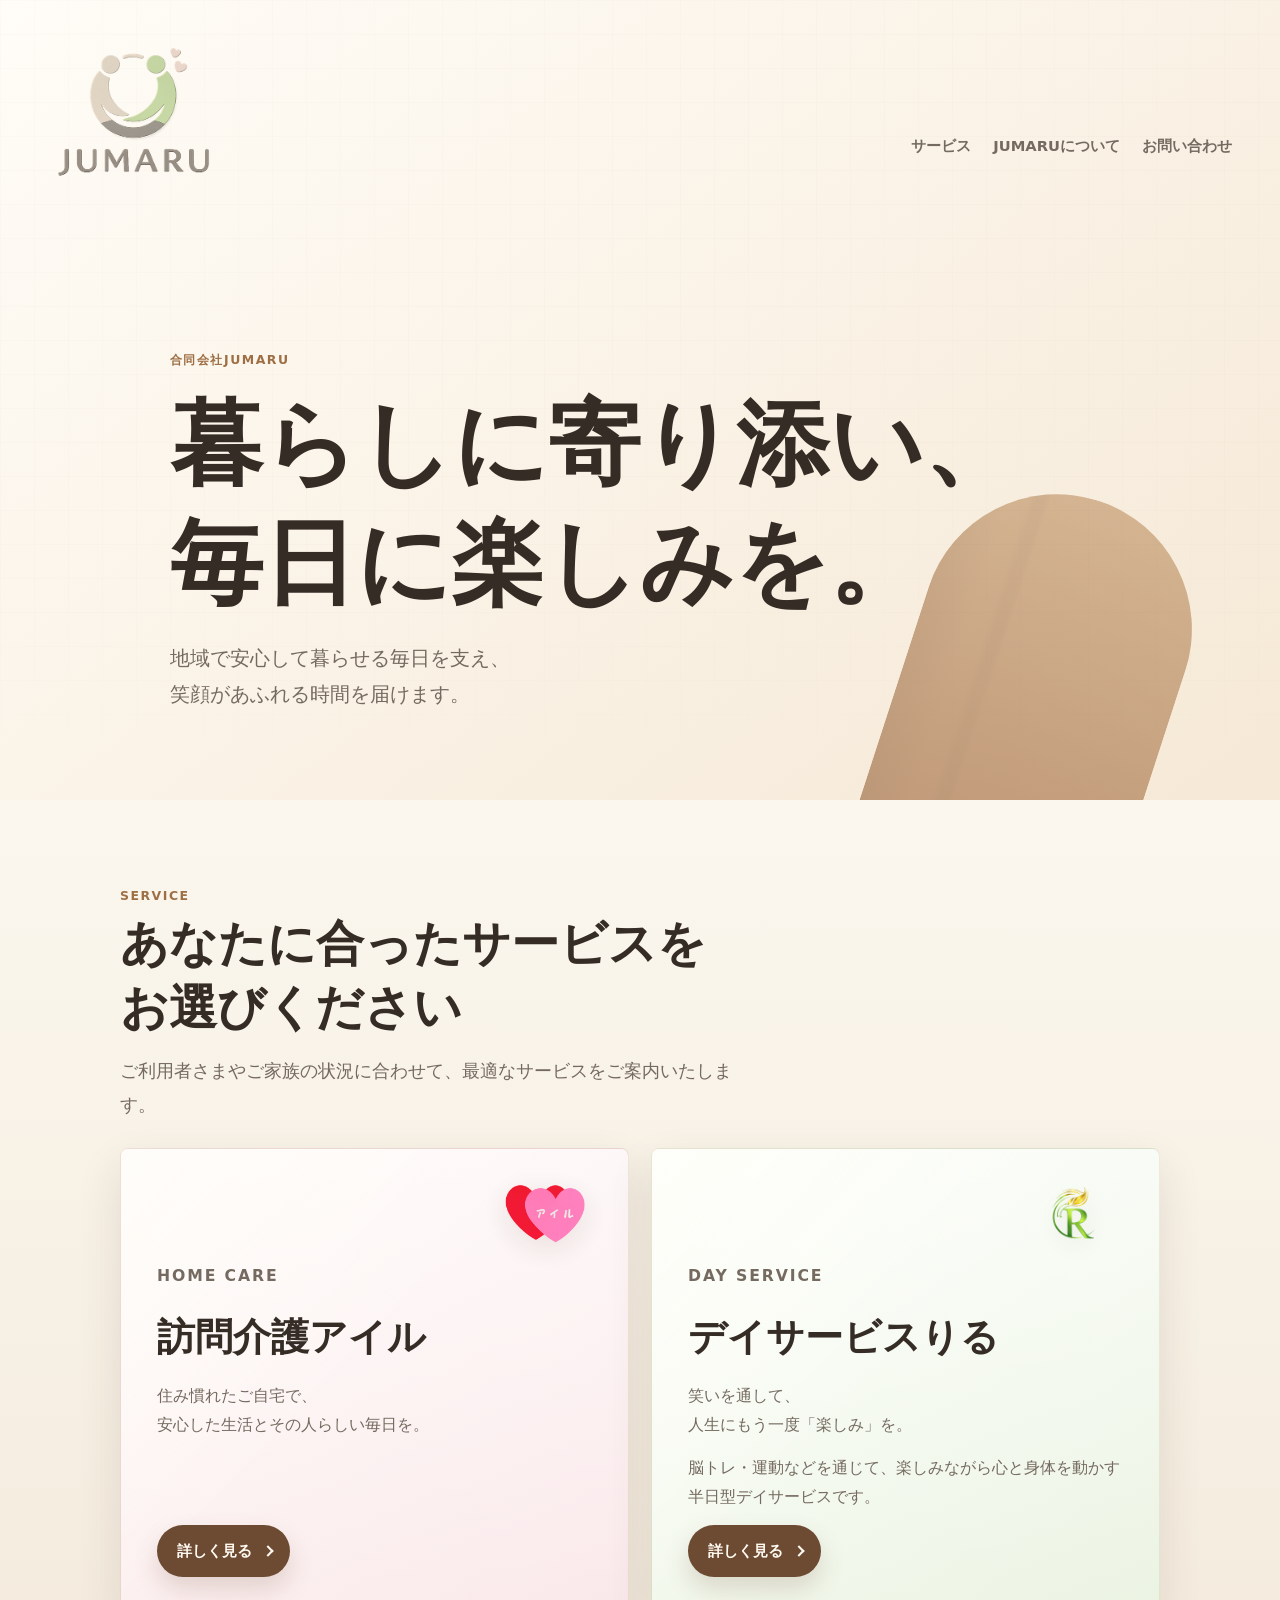
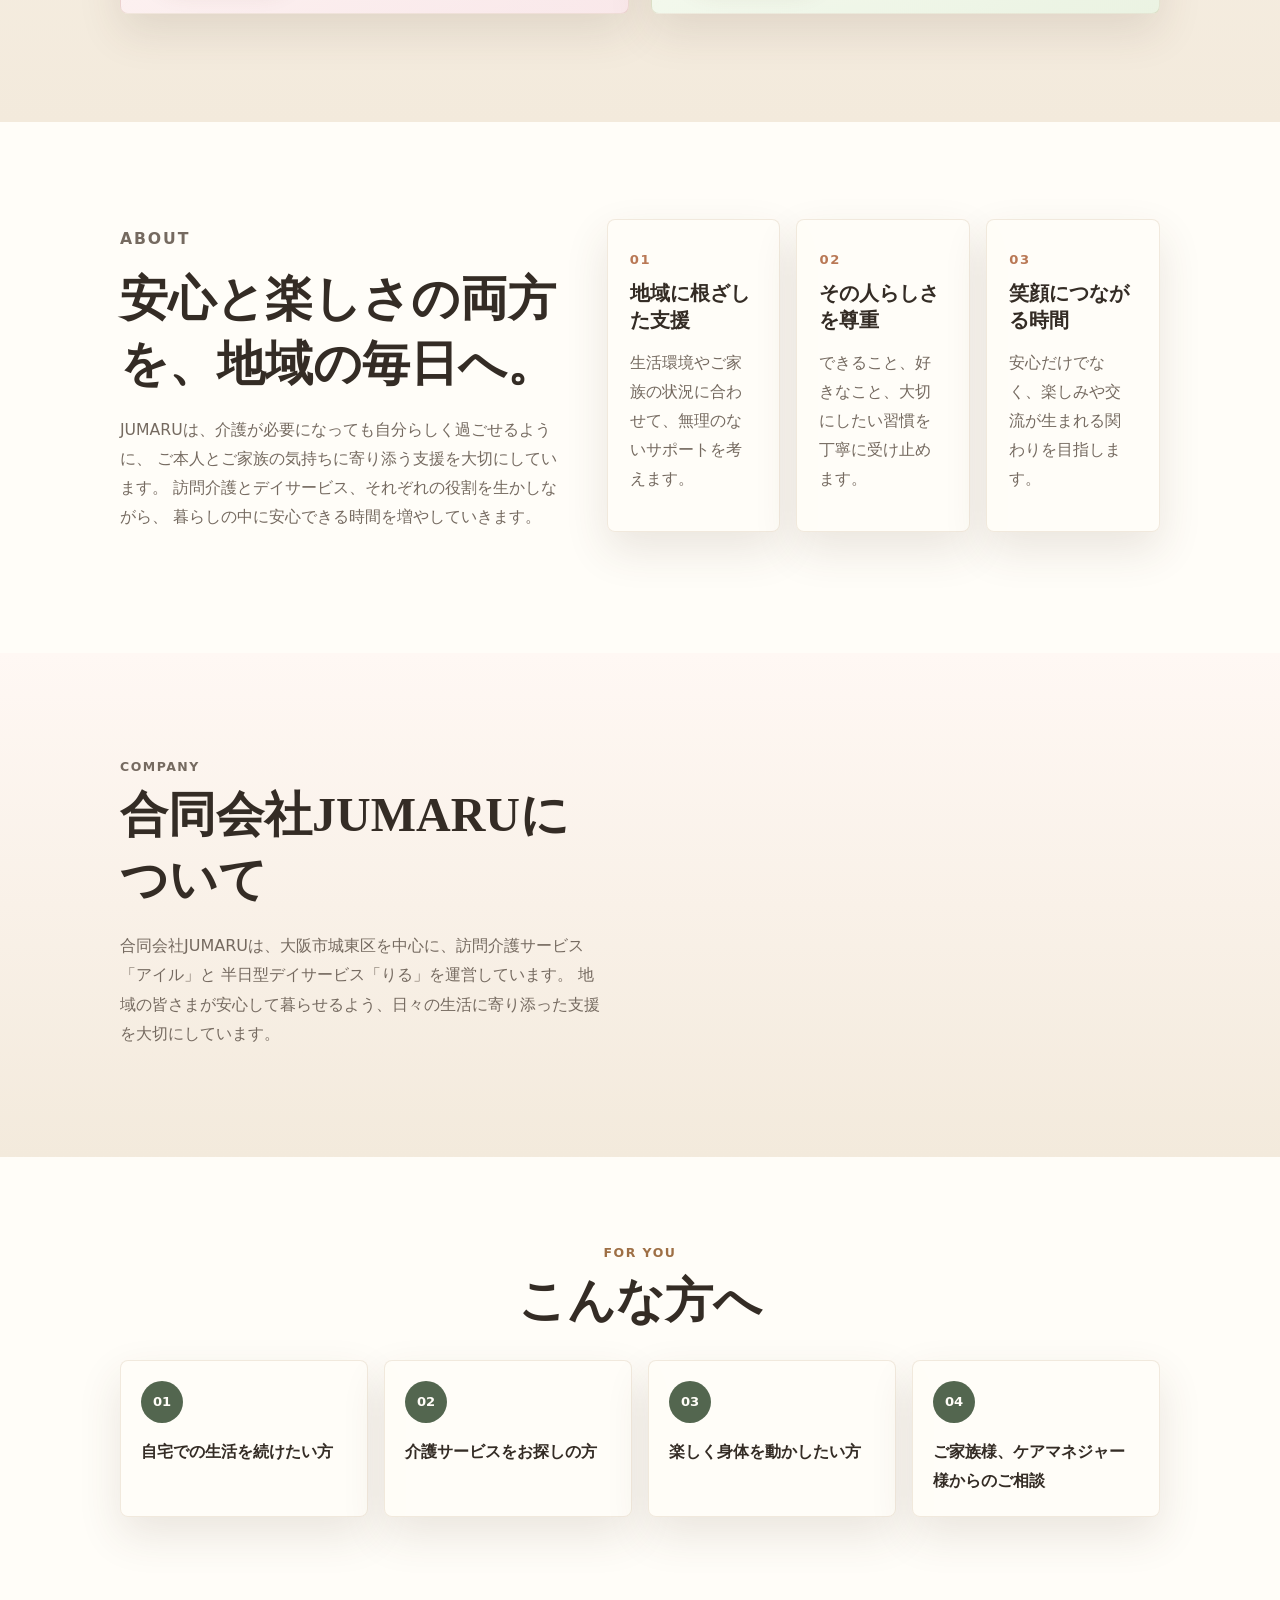
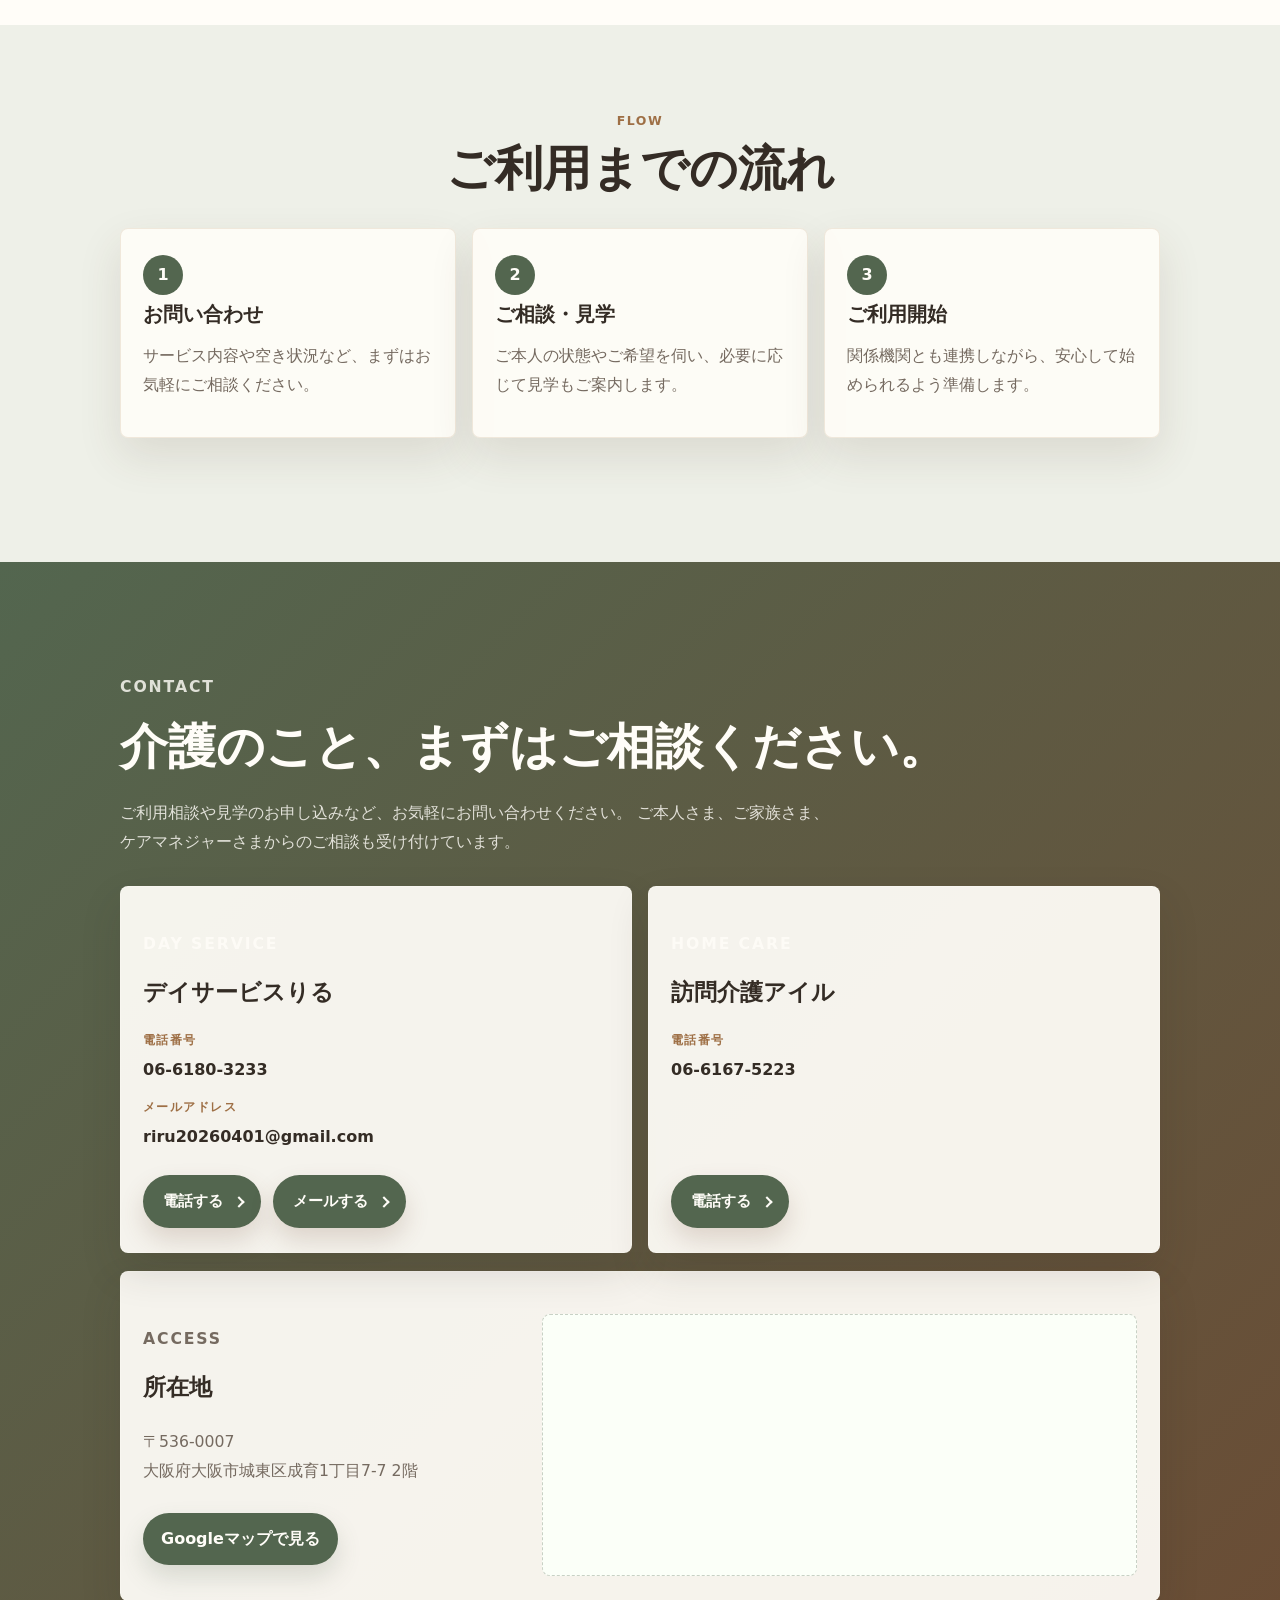
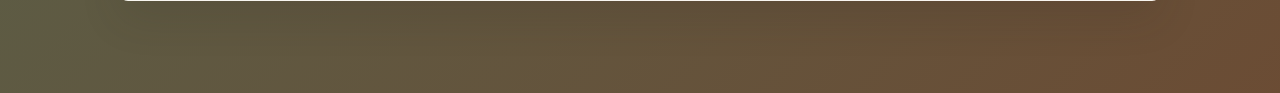
<file: index.html>
<!doctype html>
<html lang="ja">
  <head>
    <meta charset="utf-8" />
    <meta name="viewport" content="width=device-width, initial-scale=1" />
    <title>合同会社JUMARU | 城東区の訪問介護・半日型デイサービス</title>
    <meta
      name="description"
      content="合同会社JUMARUは、大阪市城東区を中心に、訪問介護アイルと半日型デイサービスりるを運営しています。ご家族さま、ケアマネジャーさまからのご相談も受け付けています。"
    />
    <link rel="canonical" href="https://riru.jp/" />
    <link rel="stylesheet" href="styles.css" />
  </head>
  <body>
    <main class="site">
      <section class="hero" aria-labelledby="hero-title">
        <div class="hero__grain" aria-hidden="true"></div>
        <header class="header">
          <a class="logo" href="./" aria-label="合同会社JUMARU トップページ">
            <img src="jumaru-logo.png" alt="合同会社JUMARU" />
          </a>
          <nav class="nav" aria-label="主要メニュー">
            <a href="#services">サービス</a>
            <a href="#about">JUMARUについて</a>
            <a href="#contact">お問い合わせ</a>
          </nav>
        </header>

        <div class="hero__inner">
          <p class="hero__label">合同会社JUMARU</p>
          <h1 id="hero-title" class="hero__title">
            暮らしに寄り添い、<br />
            毎日に楽しみを。
          </h1>
          <p class="hero__copy">
            地域で安心して暮らせる毎日を支え、<br />
            笑顔があふれる時間を届けます。
          </p>
        </div>
      </section>

      <section id="services" class="services" aria-labelledby="services-title">
        <div class="section-heading">
          <p class="section-heading__sub">Service</p>
          <h2 id="services-title">
            あなたに合ったサービスを<br />
            お選びください
          </h2>
          <p class="services__lead">
            ご利用者さまやご家族の状況に合わせて、最適なサービスをご案内いたします。
          </p>
        </div>

        <div class="service-list">
          <article class="service-card service-card--care">
            <div class="service-card__media" aria-hidden="true">
              <img class="service-card__logo service-card__logo--airu" src="airu-logo.png" alt="" />
            </div>
            <div class="service-card__body">
              <p class="service-card__category">Home care</p>
              <h3>訪問介護アイル</h3>
              <p>
                住み慣れたご自宅で、<br />
                安心した生活とその人らしい毎日を。
              </p>
              <a class="button" href="airu.html" aria-label="訪問介護アイルを詳しく見る">
                詳しく見る
                <span aria-hidden="true"></span>
              </a>
            </div>
          </article>

          <article class="service-card service-card--day">
            <div class="service-card__media" aria-hidden="true">
              <img class="service-card__logo service-card__logo--riru" src="riru-logo.png" alt="" />
            </div>
            <div class="service-card__body">
              <p class="service-card__category">Day service</p>
              <h3>デイサービスりる</h3>
              <p>
                笑いを通して、<br />
                人生にもう一度「楽しみ」を。
              </p>
              <p>
                脳トレ・運動などを通じて、楽しみながら心と身体を動かす
                半日型デイサービスです。
              </p>
              <a class="button" href="riru.html" aria-label="デイサービスりるを詳しく見る">
                詳しく見る
                <span aria-hidden="true"></span>
              </a>
            </div>
          </article>
        </div>
      </section>

      <section id="about" class="about" aria-labelledby="about-title">
        <div class="about__inner">
          <div class="about__content">
            <p class="section-heading__sub">About</p>
            <h2 id="about-title">安心と楽しさの両方を、地域の毎日へ。</h2>
            <p>
              JUMARUは、介護が必要になっても自分らしく過ごせるように、
              ご本人とご家族の気持ちに寄り添う支援を大切にしています。
              訪問介護とデイサービス、それぞれの役割を生かしながら、
              暮らしの中に安心できる時間を増やしていきます。
            </p>
          </div>

          <div class="feature-list" aria-label="JUMARUの特徴">
            <article class="feature">
              <span class="feature__number">01</span>
              <h3>地域に根ざした支援</h3>
              <p>生活環境やご家族の状況に合わせて、無理のないサポートを考えます。</p>
            </article>
            <article class="feature">
              <span class="feature__number">02</span>
              <h3>その人らしさを尊重</h3>
              <p>できること、好きなこと、大切にしたい習慣を丁寧に受け止めます。</p>
            </article>
            <article class="feature">
              <span class="feature__number">03</span>
              <h3>笑顔につながる時間</h3>
              <p>安心だけでなく、楽しみや交流が生まれる関わりを目指します。</p>
            </article>
          </div>
        </div>
      </section>

      <section class="business" aria-labelledby="business-title">
        <div class="company__inner">
          <div class="company__content">
            <p class="section-heading__sub">Company</p>
            <h2 id="business-title">合同会社JUMARUについて</h2>
            <p>
              合同会社JUMARUは、大阪市城東区を中心に、訪問介護サービス「アイル」と
              半日型デイサービス「りる」を運営しています。
              地域の皆さまが安心して暮らせるよう、日々の生活に寄り添った支援を大切にしています。
            </p>
          </div>
        </div>
      </section>

      <section class="for-you" aria-labelledby="for-you-title">
        <div class="section-heading section-heading--center">
          <p class="section-heading__sub">For you</p>
          <h2 id="for-you-title">こんな方へ</h2>
        </div>
        <div class="for-you-list">
          <article class="for-you-card">
            <span aria-hidden="true">01</span>
            <p>自宅での生活を続けたい方</p>
          </article>
          <article class="for-you-card">
            <span aria-hidden="true">02</span>
            <p>介護サービスをお探しの方</p>
          </article>
          <article class="for-you-card">
            <span aria-hidden="true">03</span>
            <p>楽しく身体を動かしたい方</p>
          </article>
          <article class="for-you-card">
            <span aria-hidden="true">04</span>
            <p>ご家族様、ケアマネジャー様からのご相談</p>
          </article>
        </div>
      </section>

      <section class="flow" aria-labelledby="flow-title">
        <div class="section-heading section-heading--center">
          <p class="section-heading__sub">Flow</p>
          <h2 id="flow-title">ご利用までの流れ</h2>
        </div>
        <ol class="flow-list">
          <li>
            <span>1</span>
            <h3>お問い合わせ</h3>
            <p>サービス内容や空き状況など、まずはお気軽にご相談ください。</p>
          </li>
          <li>
            <span>2</span>
            <h3>ご相談・見学</h3>
            <p>ご本人の状態やご希望を伺い、必要に応じて見学もご案内します。</p>
          </li>
          <li>
            <span>3</span>
            <h3>ご利用開始</h3>
            <p>関係機関とも連携しながら、安心して始められるよう準備します。</p>
          </li>
        </ol>
      </section>

      <section id="contact" class="contact" aria-labelledby="contact-title">
        <div class="contact__inner">
          <p class="section-heading__sub">Contact</p>
          <h2 id="contact-title">介護のこと、まずはご相談ください。</h2>
          <p>
            ご利用相談や見学のお申し込みなど、お気軽にお問い合わせください。
            ご本人さま、ご家族さま、ケアマネジャーさまからのご相談も受け付けています。
          </p>
          <div class="top-contact-grid">
            <article class="top-contact-card">
              <p class="top-contact-card__label">Day service</p>
              <h3>デイサービスりる</h3>
              <dl>
                <div>
                  <dt>電話番号</dt>
                  <dd><a href="tel:0661803233">06-6180-3233</a></dd>
                </div>
                <div>
                  <dt>メールアドレス</dt>
                  <dd><a href="mailto:riru20260401@gmail.com">riru20260401@gmail.com</a></dd>
                </div>
              </dl>
              <div class="top-contact-actions">
                <a class="button button--light" href="tel:0661803233">電話する<span aria-hidden="true"></span></a>
                <a class="button button--light" href="mailto:riru20260401@gmail.com">メールする<span aria-hidden="true"></span></a>
              </div>
            </article>

            <article class="top-contact-card">
              <p class="top-contact-card__label">Home care</p>
              <h3>訪問介護アイル</h3>
              <dl>
                <div>
                  <dt>電話番号</dt>
                  <dd><a href="tel:0661675223">06-6167-5223</a></dd>
                </div>
              </dl>
              <div class="top-contact-actions">
                <a class="button button--light" href="tel:0661675223">電話する<span aria-hidden="true"></span></a>
              </div>
            </article>
          </div>

          <div class="top-access">
            <div>
              <p class="top-contact-card__label">Access</p>
              <h3>所在地</h3>
              <p>
                〒536-0007<br />
                大阪府大阪市城東区成育1丁目7-7 2階
              </p>
              <a class="map-button map-button--light" href="https://maps.app.goo.gl/bhHaFecrEoPzn9dc9?g_st=ic" target="_blank" rel="noopener">
                Googleマップで見る
              </a>
            </div>
            <div class="map-embed map-embed--top" data-google-map-url="https://maps.app.goo.gl/bhHaFecrEoPzn9dc9?g_st=ic">
              <iframe
                title="合同会社JUMARU 所在地 Googleマップ"
                src="https://www.google.com/maps?q=%E5%A4%A7%E9%98%AA%E5%BA%9C%E5%A4%A7%E9%98%AA%E5%B8%82%E5%9F%8E%E6%9D%B1%E5%8C%BA%E6%88%90%E8%82%B21%E4%B8%81%E7%9B%AE7-7%202%E9%9A%8E&output=embed"
                loading="lazy"
                referrerpolicy="no-referrer-when-downgrade"
              ></iframe>
            </div>
          </div>
        </div>
      </section>
    </main>
  </body>
</html>
</file>
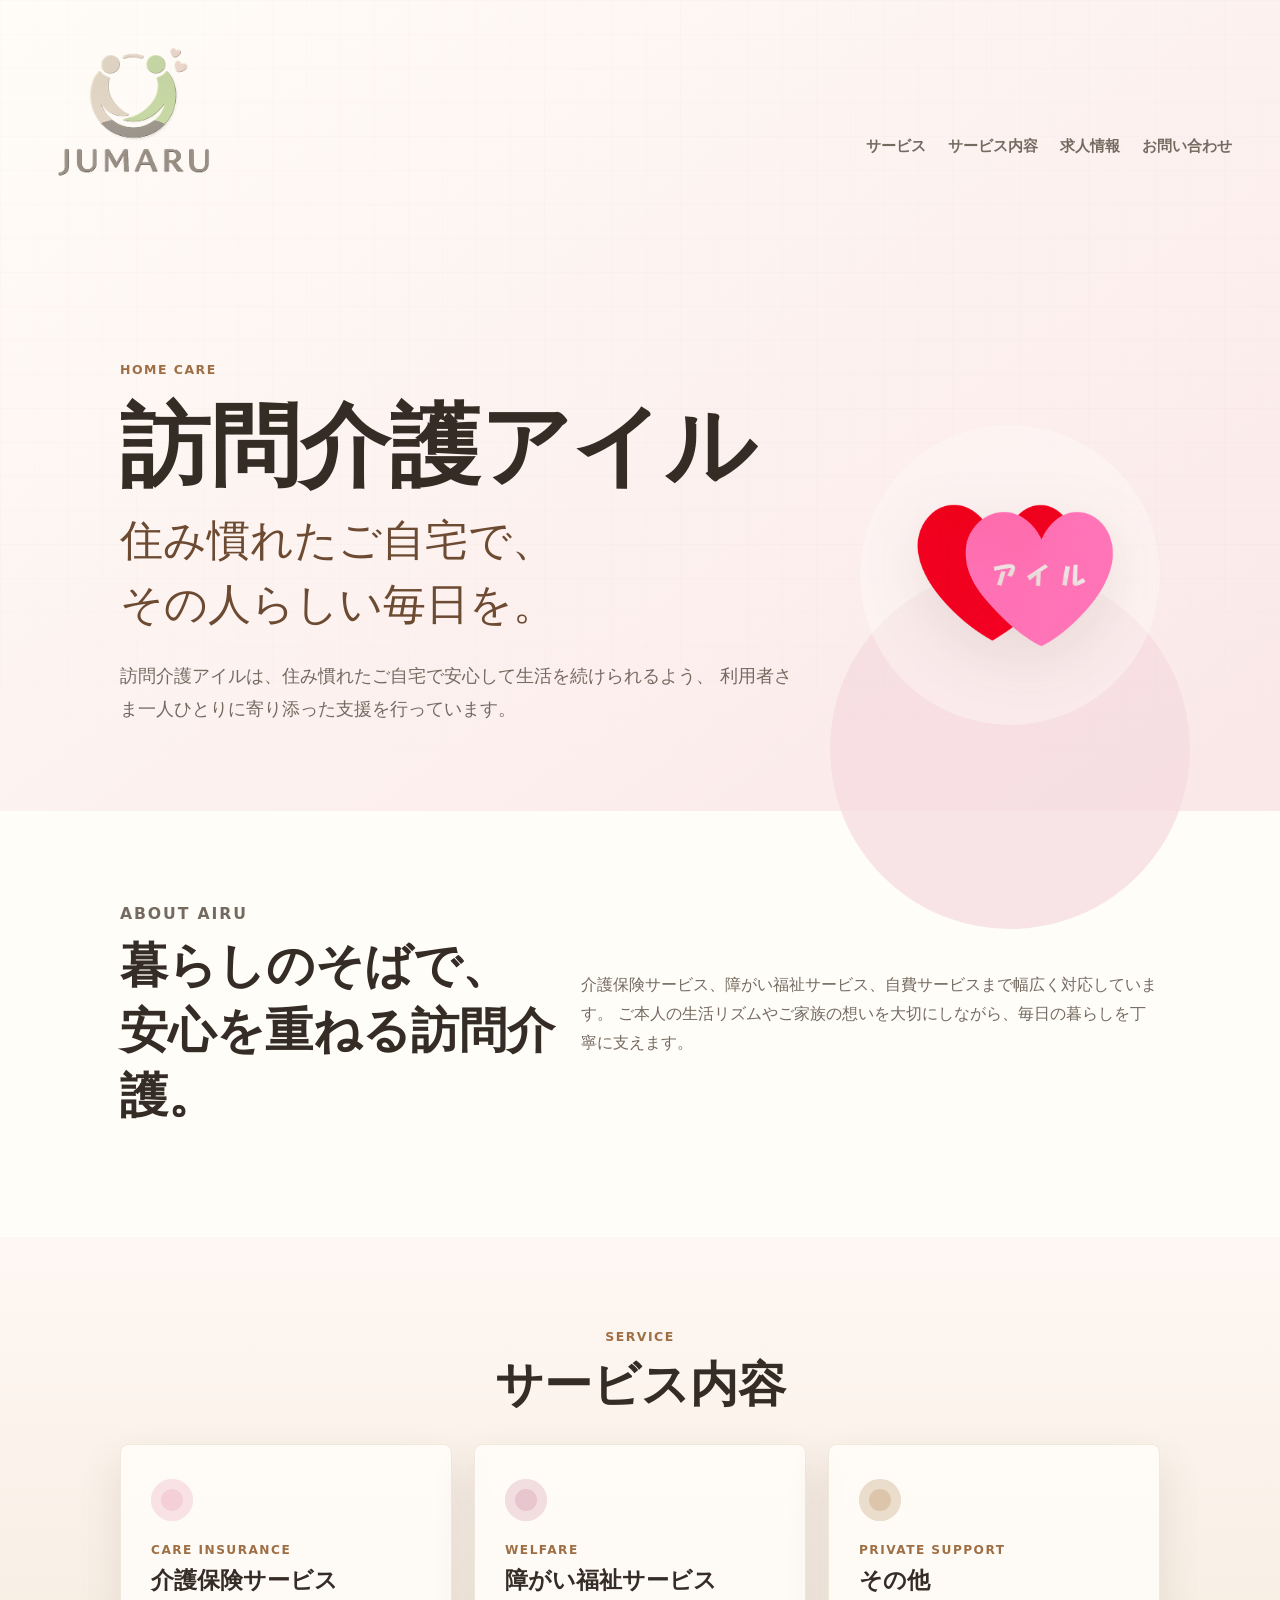
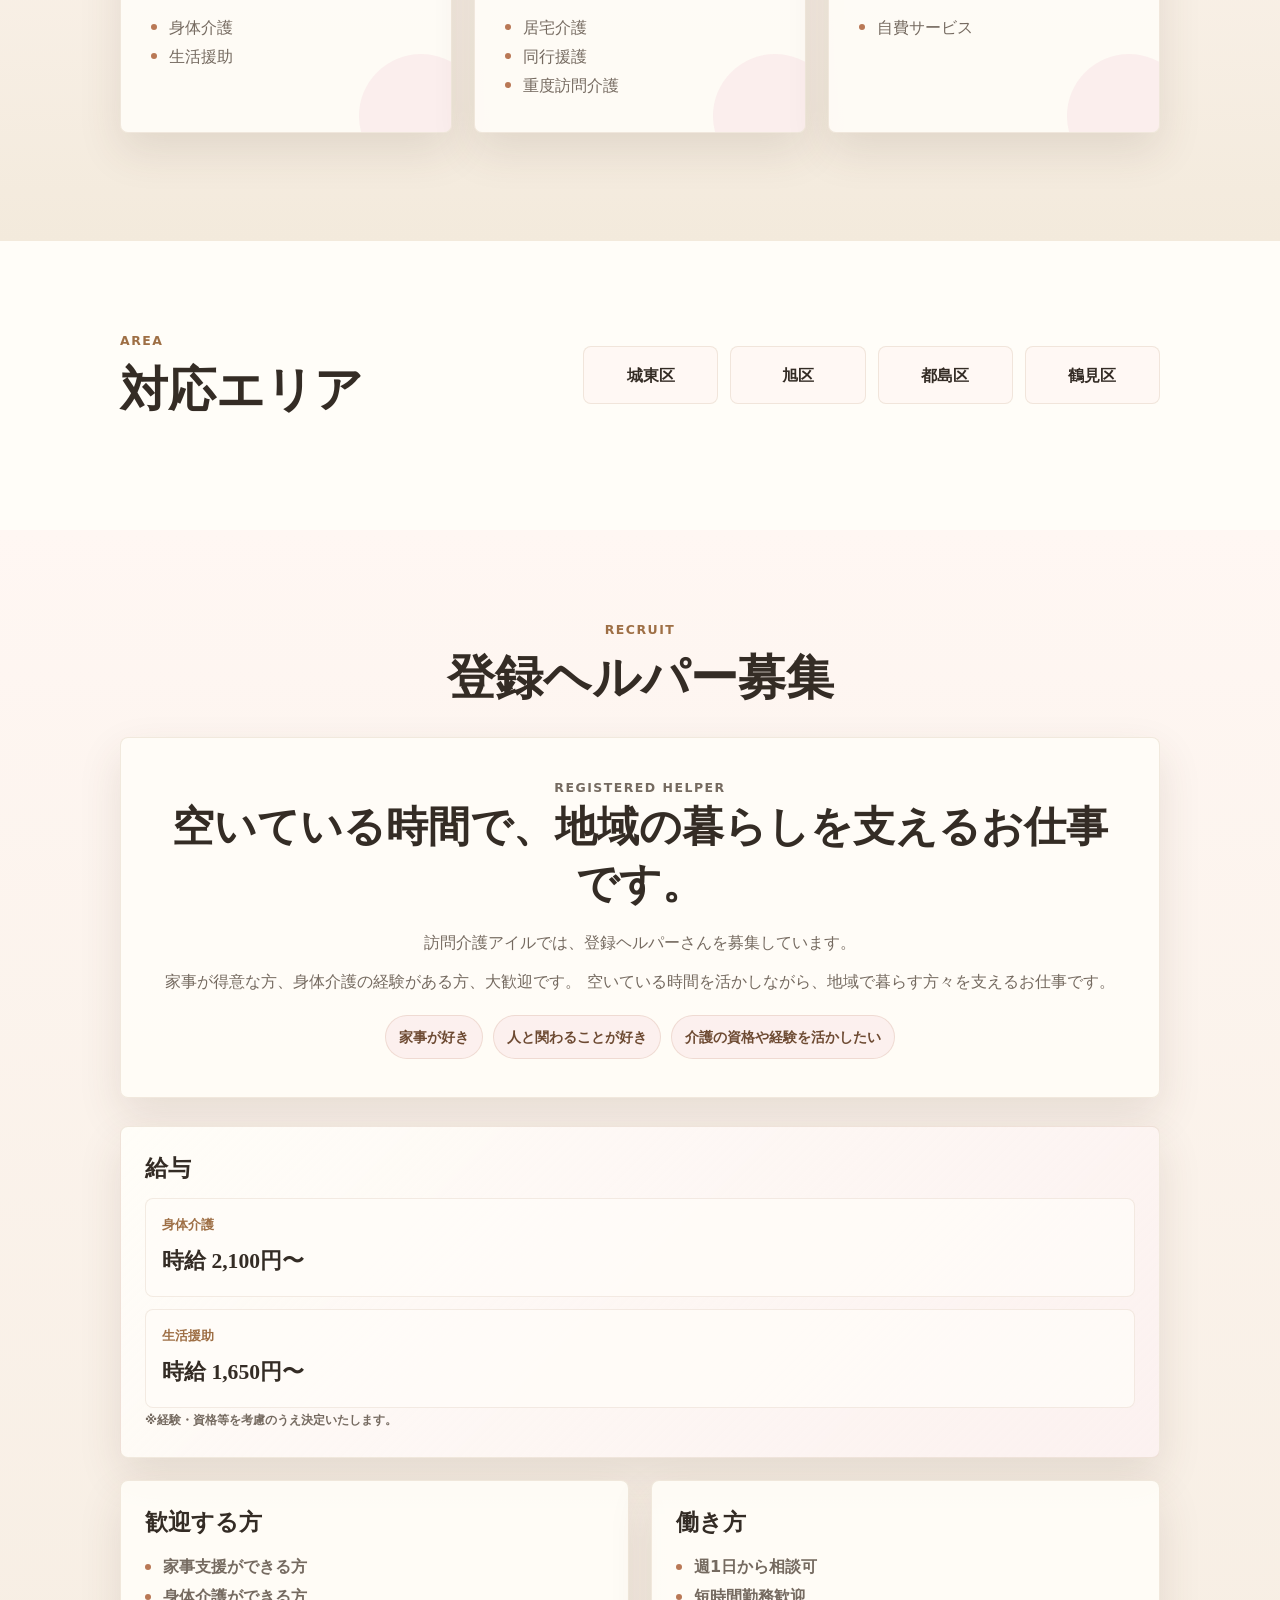
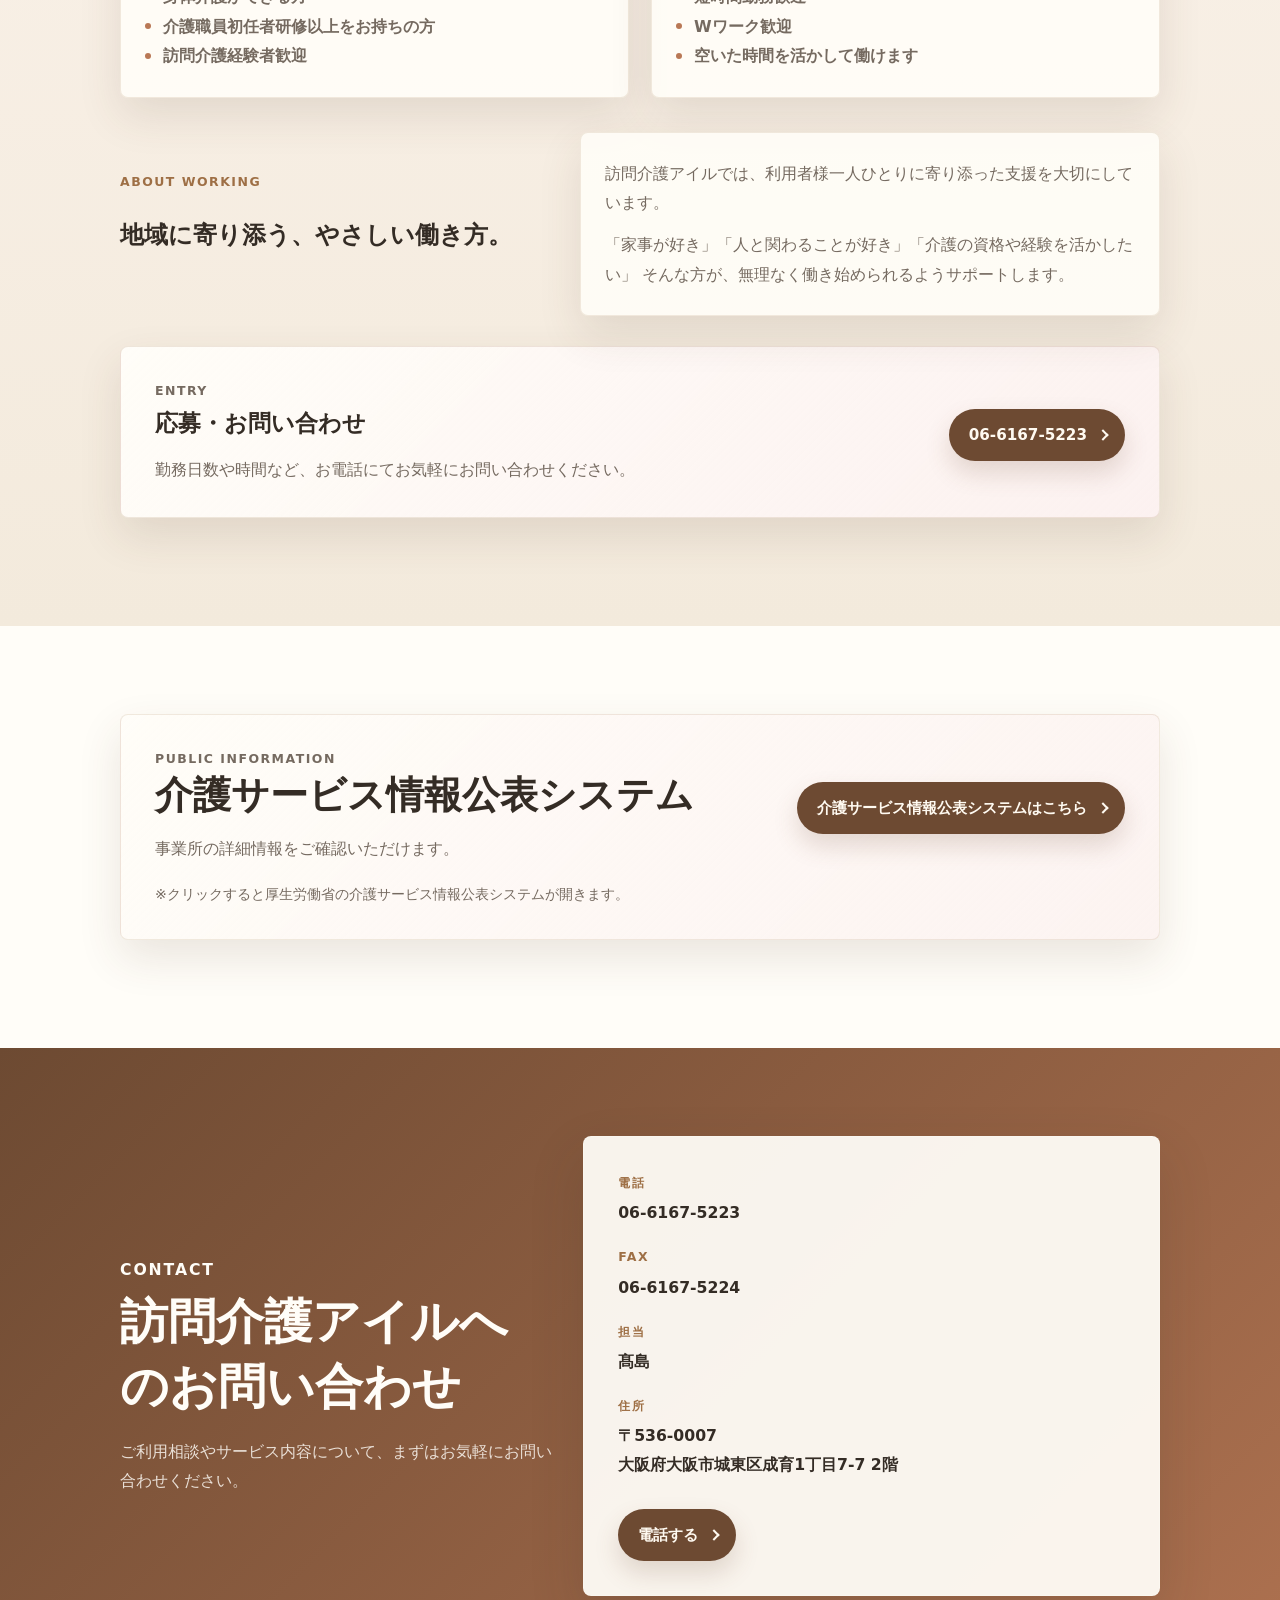
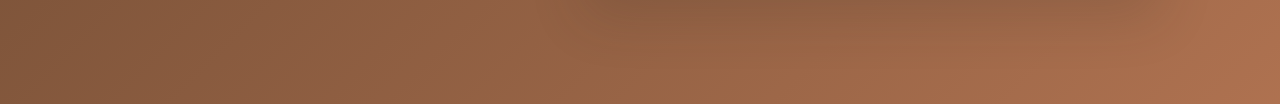
<file: airu.html>
<!doctype html>
<html lang="ja">
  <head>
    <meta charset="utf-8" />
    <meta name="viewport" content="width=device-width, initial-scale=1" />
    <title>訪問介護アイル | 城東区の訪問介護・登録ヘルパー求人</title>
    <meta
      name="description"
      content="訪問介護アイルは、大阪市城東区を中心に身体介護・生活援助・障がい福祉サービスに対応しています。登録ヘルパー求人も掲載中です。"
    />
    <link rel="canonical" href="https://riru.jp/airu.html" />
    <link rel="stylesheet" href="styles.css" />
  </head>
  <body>
    <main class="site detail-page airu-page">
      <section class="detail-hero detail-hero--airu" aria-labelledby="airu-title">
        <div class="hero__grain" aria-hidden="true"></div>
        <header class="header">
          <a class="logo" href="index.html" aria-label="合同会社JUMARU トップページ">
            <img src="jumaru-logo.png" alt="合同会社JUMARU" />
          </a>
          <nav class="nav" aria-label="主要メニュー">
            <a href="index.html#services">サービス</a>
            <a href="#service-menu">サービス内容</a>
            <a href="#airu-recruit">求人情報</a>
            <a href="#airu-contact">お問い合わせ</a>
          </nav>
        </header>

        <div class="detail-hero__inner">
          <div class="detail-hero__content">
            <p class="hero__label">Home care</p>
            <h1 id="airu-title" class="detail-hero__title">
              <span>訪問介護</span><span>アイル</span>
            </h1>
            <p class="detail-hero__lead">
              住み慣れたご自宅で、<br />
              その人らしい毎日を。
            </p>
            <p class="detail-hero__copy">
              訪問介護アイルは、住み慣れたご自宅で安心して生活を続けられるよう、
              利用者さま一人ひとりに寄り添った支援を行っています。
            </p>
          </div>

          <div class="detail-hero__mark" aria-hidden="true">
            <img src="airu-logo.png" alt="" />
          </div>
        </div>
      </section>

      <section class="detail-intro" aria-labelledby="airu-intro-title">
        <div class="detail-intro__inner">
          <div>
            <p class="section-heading__sub">About Airu</p>
            <h2 id="airu-intro-title">
              暮らしのそばで、<br />
              安心を重ねる訪問介護。
            </h2>
          </div>
          <p>
            介護保険サービス、障がい福祉サービス、自費サービスまで幅広く対応しています。
            ご本人の生活リズムやご家族の想いを大切にしながら、毎日の暮らしを丁寧に支えます。
          </p>
        </div>
      </section>

      <section id="service-menu" class="detail-services" aria-labelledby="service-menu-title">
        <div class="section-heading section-heading--center">
          <p class="section-heading__sub">Service</p>
          <h2 id="service-menu-title">サービス内容</h2>
        </div>

        <div class="detail-card-list">
          <article class="detail-card">
            <span class="detail-card__icon detail-card__icon--care" aria-hidden="true"></span>
            <p class="detail-card__label">Care insurance</p>
            <h3>介護保険サービス</h3>
            <ul>
              <li>身体介護</li>
              <li>生活援助</li>
            </ul>
          </article>

          <article class="detail-card">
            <span class="detail-card__icon detail-card__icon--welfare" aria-hidden="true"></span>
            <p class="detail-card__label">Welfare</p>
            <h3>障がい福祉サービス</h3>
            <ul>
              <li>居宅介護</li>
              <li>同行援護</li>
              <li>重度訪問介護</li>
            </ul>
          </article>

          <article class="detail-card">
            <span class="detail-card__icon detail-card__icon--private" aria-hidden="true"></span>
            <p class="detail-card__label">Private support</p>
            <h3>その他</h3>
            <ul>
              <li>自費サービス</li>
            </ul>
          </article>
        </div>
      </section>

      <section class="area-section" aria-labelledby="area-title">
        <div class="area-section__inner">
          <div class="area-section__heading">
            <p class="section-heading__sub">Area</p>
            <h2 id="area-title">対応エリア</h2>
          </div>
          <ul class="area-list" aria-label="対応エリア一覧">
            <li>城東区</li>
            <li>旭区</li>
            <li>都島区</li>
            <li>鶴見区</li>
          </ul>
        </div>
      </section>

      <section id="airu-recruit" class="recruit-detail-section" aria-labelledby="airu-recruit-title">
        <div class="section-heading section-heading--center">
          <p class="section-heading__sub">Recruit</p>
          <h2 id="airu-recruit-title">登録ヘルパー募集</h2>
        </div>

        <div class="recruit-summary-card recruit-summary-card--inline">
          <p class="recruit-summary-card__label">Registered helper</p>
          <h3>空いている時間で、地域の暮らしを支えるお仕事です。</h3>
          <p>
            訪問介護アイルでは、登録ヘルパーさんを募集しています。
          </p>
          <p>
            家事が得意な方、身体介護の経験がある方、大歓迎です。
            空いている時間を活かしながら、地域で暮らす方々を支えるお仕事です。
          </p>
          <ul class="recruit-feeling-list" aria-label="応募しやすい方">
            <li>家事が好き</li>
            <li>人と関わることが好き</li>
            <li>介護の資格や経験を活かしたい</li>
          </ul>
        </div>

        <div class="recruit-grid">
          <article class="recruit-card recruit-card--editable">
            <h3>給与</h3>
            <dl class="recruit-pay-list">
              <div>
                <dt>身体介護</dt>
                <dd>時給 2,100円〜</dd>
              </div>
              <div>
                <dt>生活援助</dt>
                <dd>時給 1,650円〜</dd>
              </div>
            </dl>
            <p class="recruit-card__note">※経験・資格等を考慮のうえ決定いたします。</p>
          </article>

          <article class="recruit-card">
            <h3>歓迎する方</h3>
            <ul>
              <li>家事支援ができる方</li>
              <li>身体介護ができる方</li>
              <li>介護職員初任者研修以上をお持ちの方</li>
              <li>訪問介護経験者歓迎</li>
            </ul>
          </article>

          <article class="recruit-card">
            <h3>働き方</h3>
            <ul>
              <li>週1日から相談可</li>
              <li>短時間勤務歓迎</li>
              <li>Wワーク歓迎</li>
              <li>空いた時間を活かして働けます</li>
            </ul>
          </article>
        </div>

        <div class="recruit-message-inner recruit-message-inner--inline">
          <div>
            <p class="section-heading__sub">About working</p>
            <h2>地域に寄り添う、やさしい働き方。</h2>
          </div>
          <div class="recruit-message-panel">
            <p>
              訪問介護アイルでは、利用者様一人ひとりに寄り添った支援を大切にしています。
            </p>
            <p>
              「家事が好き」「人と関わることが好き」「介護の資格や経験を活かしたい」
              そんな方が、無理なく働き始められるようサポートします。
            </p>
          </div>
        </div>

        <div class="recruit-apply-card">
          <div>
            <p class="section-heading__sub">Entry</p>
            <h3>応募・お問い合わせ</h3>
            <p>勤務日数や時間など、お電話にてお気軽にお問い合わせください。</p>
          </div>
          <a class="button" href="tel:0661675223" aria-label="訪問介護アイルの求人へ電話で問い合わせる">
            06-6167-5223
            <span aria-hidden="true"></span>
          </a>
        </div>
      </section>

      <section class="public-info-section" aria-labelledby="public-info-title">
        <div class="public-info-card">
          <div>
            <p class="section-heading__sub">Public information</p>
            <h2 id="public-info-title">介護サービス情報公表システム</h2>
            <p>事業所の詳細情報をご確認いただけます。</p>
          </div>
          <a
            class="button"
            href="https://www.kaigokensaku.mhlw.go.jp/27/index.php?action_kouhyou_detail_001_kani=true&amp;JigyosyoCd=2774403675-00&amp;ServiceCd=110&amp;Type=search"
            target="_blank"
            rel="noopener"
          >
            介護サービス情報公表システムはこちら
            <span aria-hidden="true"></span>
          </a>
          <p class="public-info-note">※クリックすると厚生労働省の介護サービス情報公表システムが開きます。</p>
        </div>
      </section>

      <section id="airu-contact" class="detail-contact" aria-labelledby="airu-contact-title">
        <div class="detail-contact__inner">
          <div class="detail-contact__main">
            <p class="section-heading__sub">Contact</p>
            <h2 id="airu-contact-title">訪問介護アイルへのお問い合わせ</h2>
            <p>
              ご利用相談やサービス内容について、まずはお気軽にお問い合わせください。
            </p>
          </div>

          <div class="contact-panel">
            <dl class="contact-list">
              <div>
                <dt>電話</dt>
                <dd><a href="tel:0661675223">06-6167-5223</a></dd>
              </div>
              <div>
                <dt>FAX</dt>
                <dd>06-6167-5224</dd>
              </div>
              <div>
                <dt>担当</dt>
                <dd>髙島</dd>
              </div>
              <div>
                <dt>住所</dt>
                <dd>
                  〒536-0007<br />
                  大阪府大阪市城東区成育1丁目7-7 2階
                </dd>
              </div>
            </dl>
            <div class="contact-actions">
              <a class="button" href="tel:0661675223" aria-label="訪問介護アイルへ電話で問い合わせる">
                電話する
                <span aria-hidden="true"></span>
              </a>
            </div>
          </div>
        </div>
      </section>
    </main>
  </body>
</html>
</file>
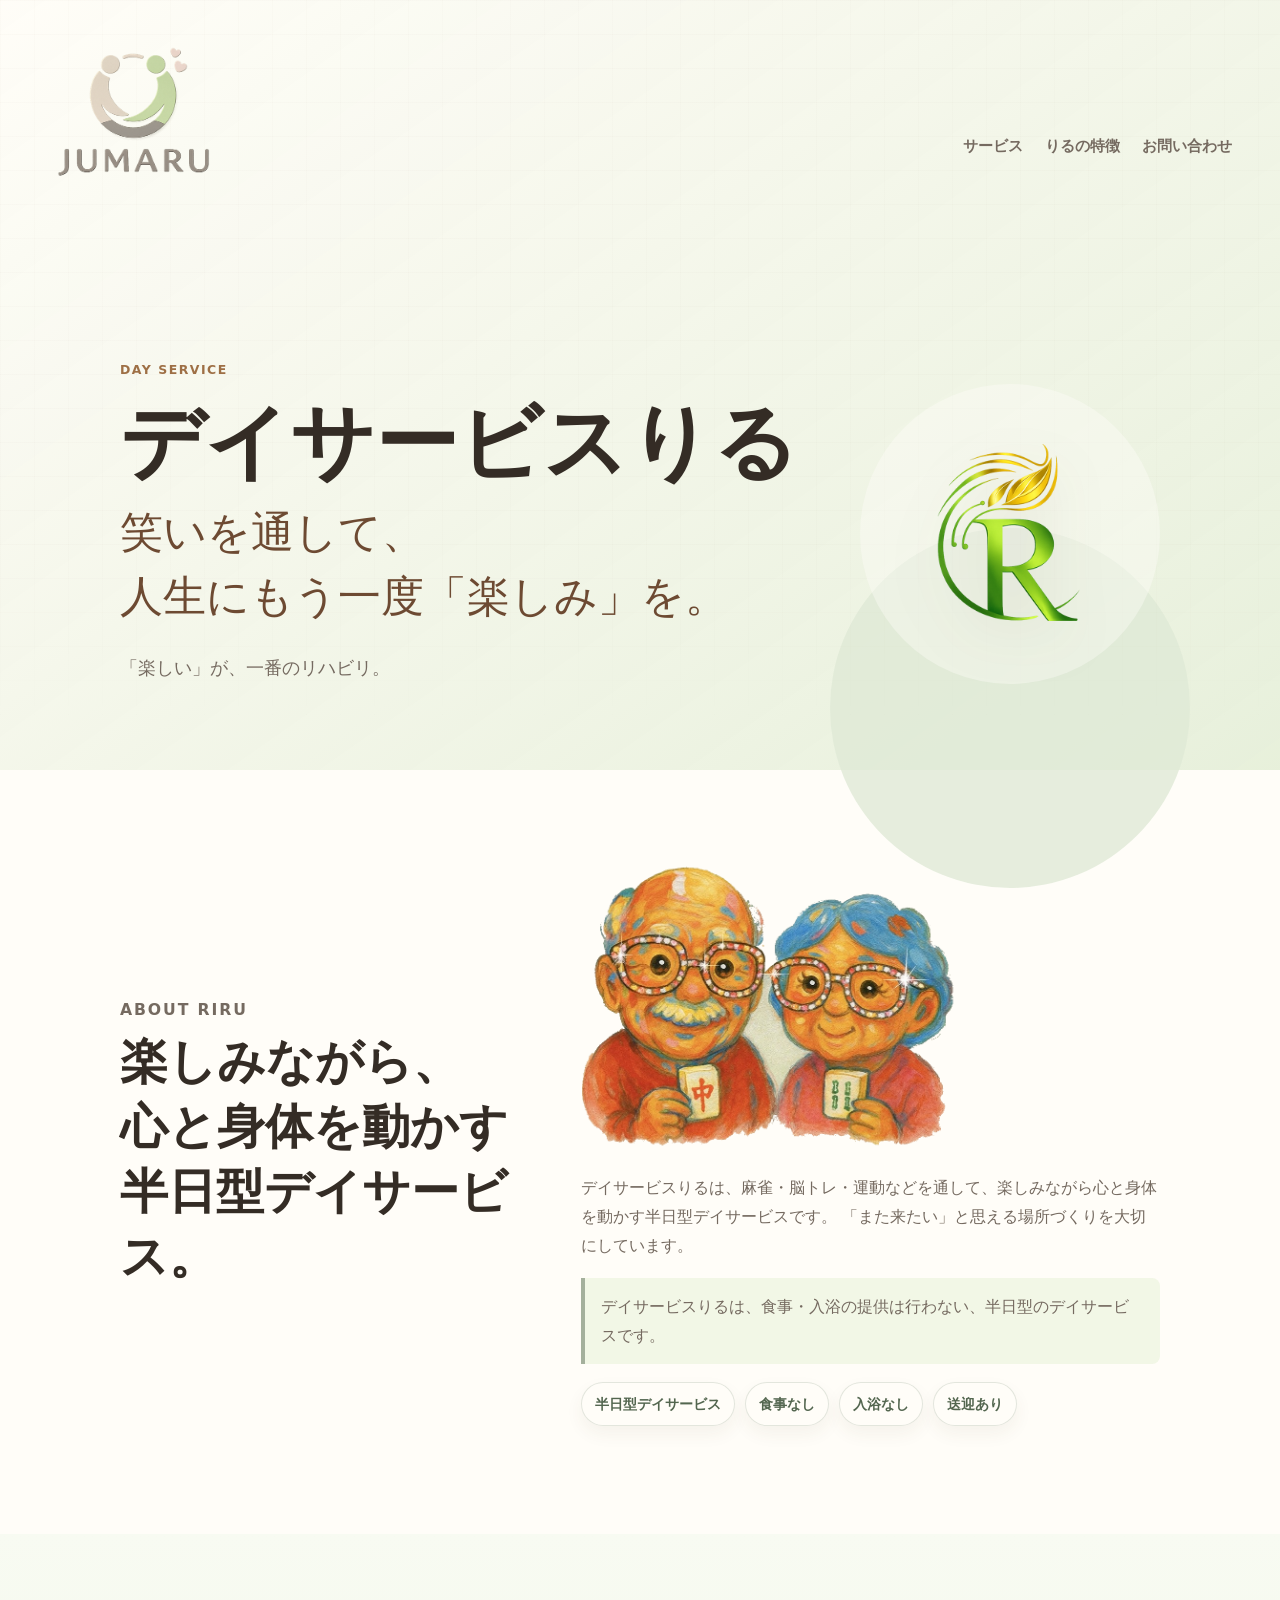
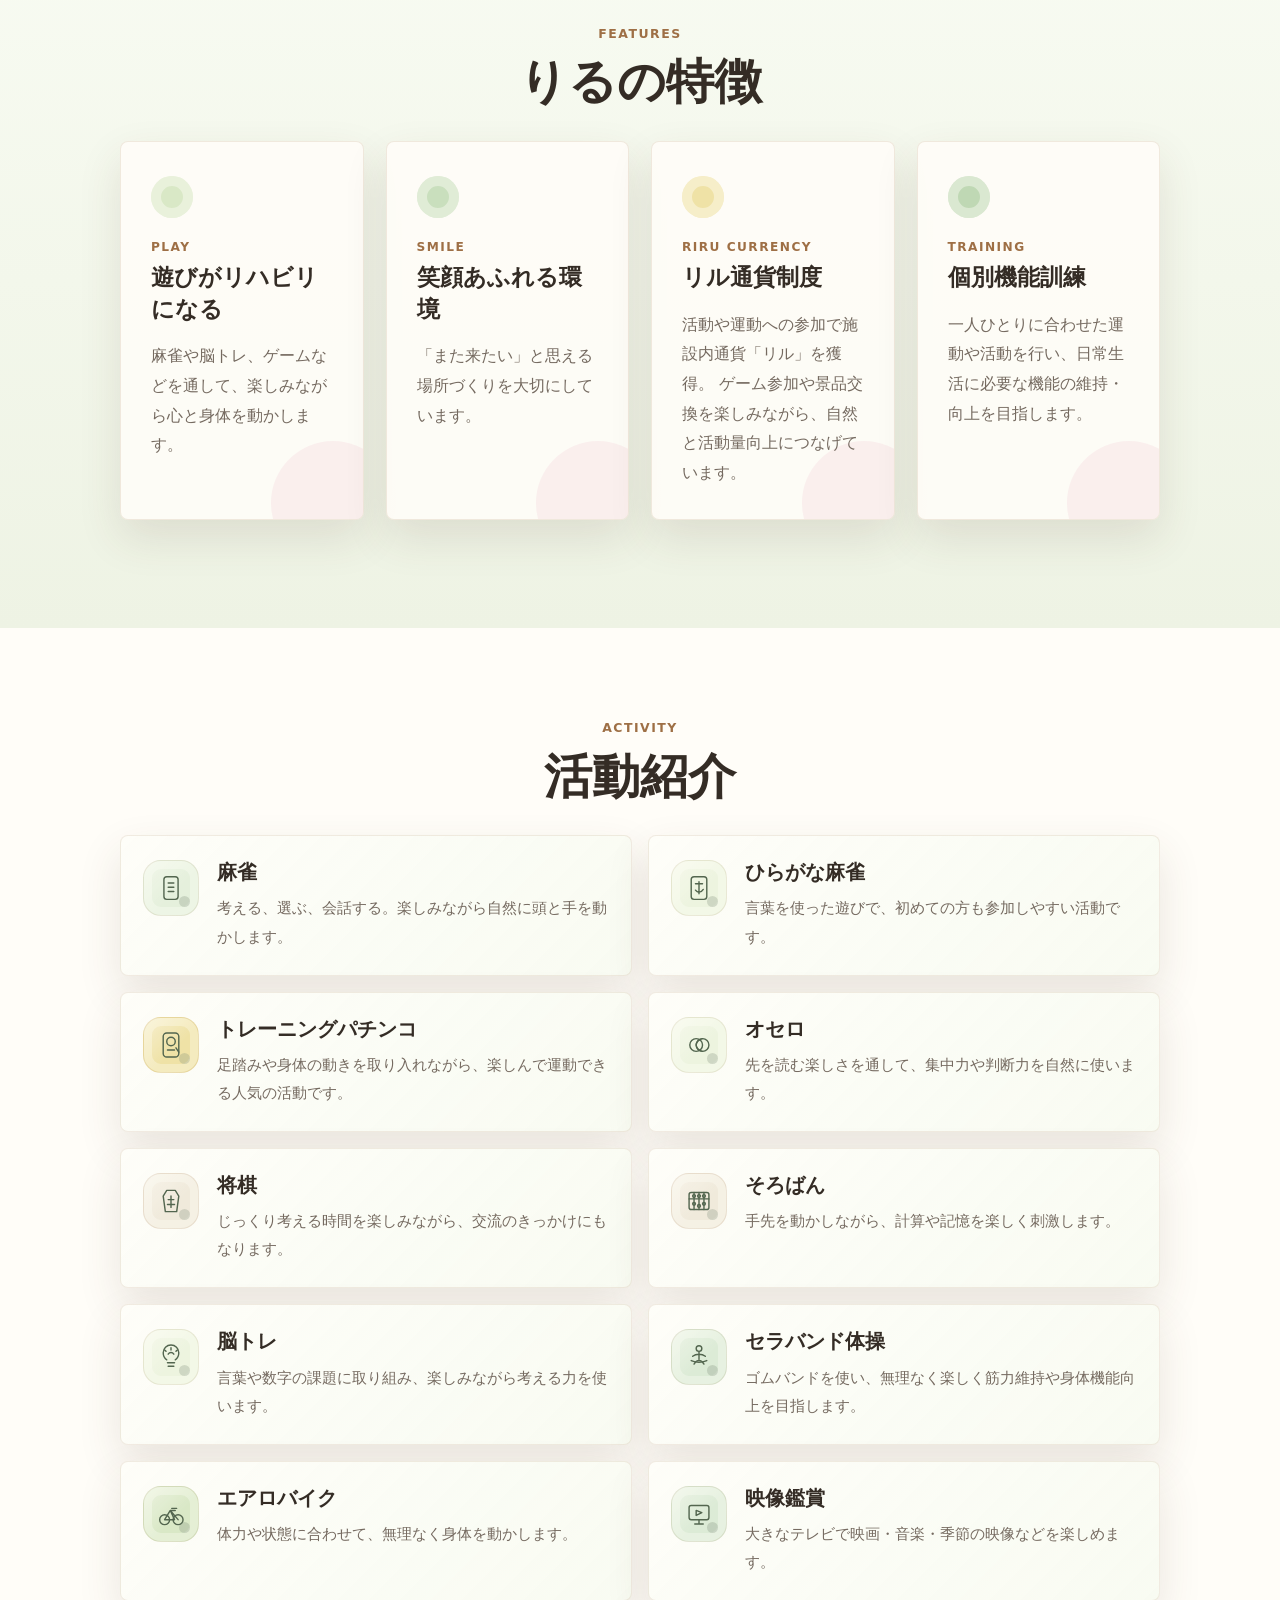
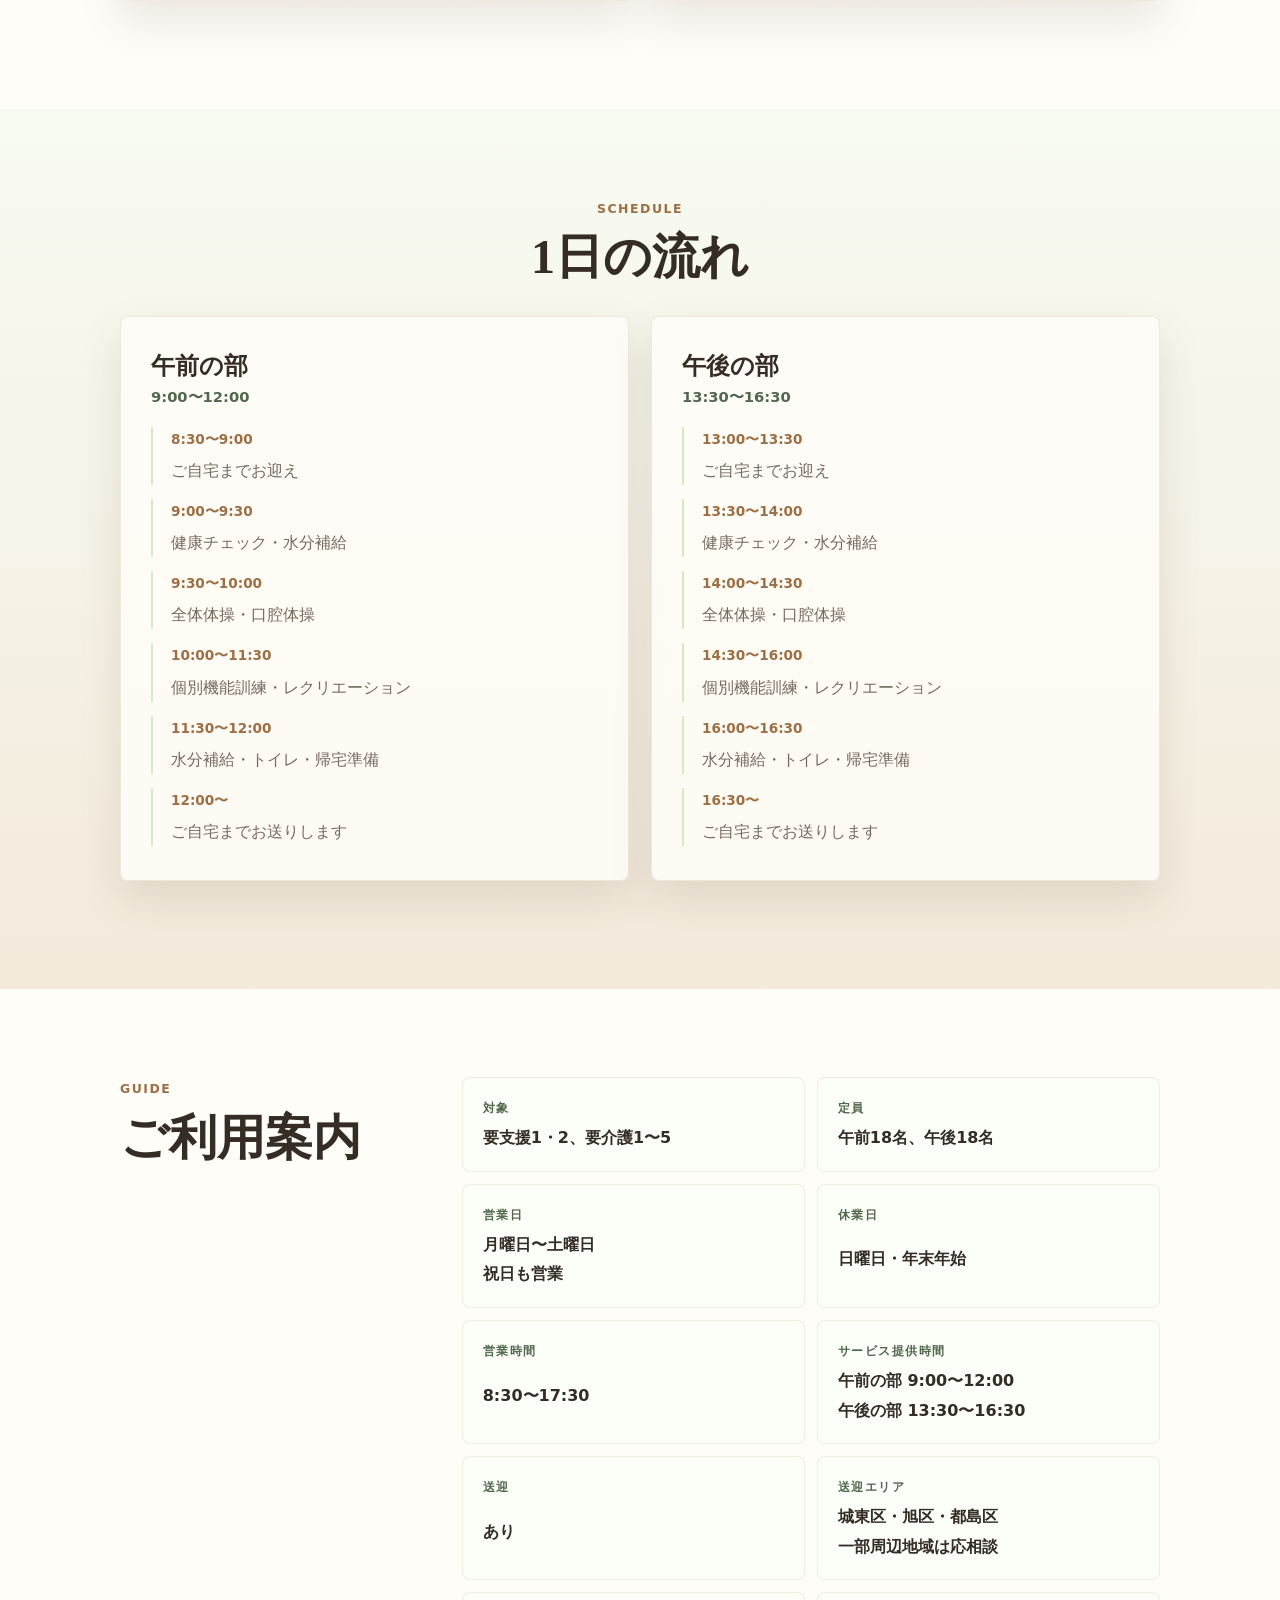
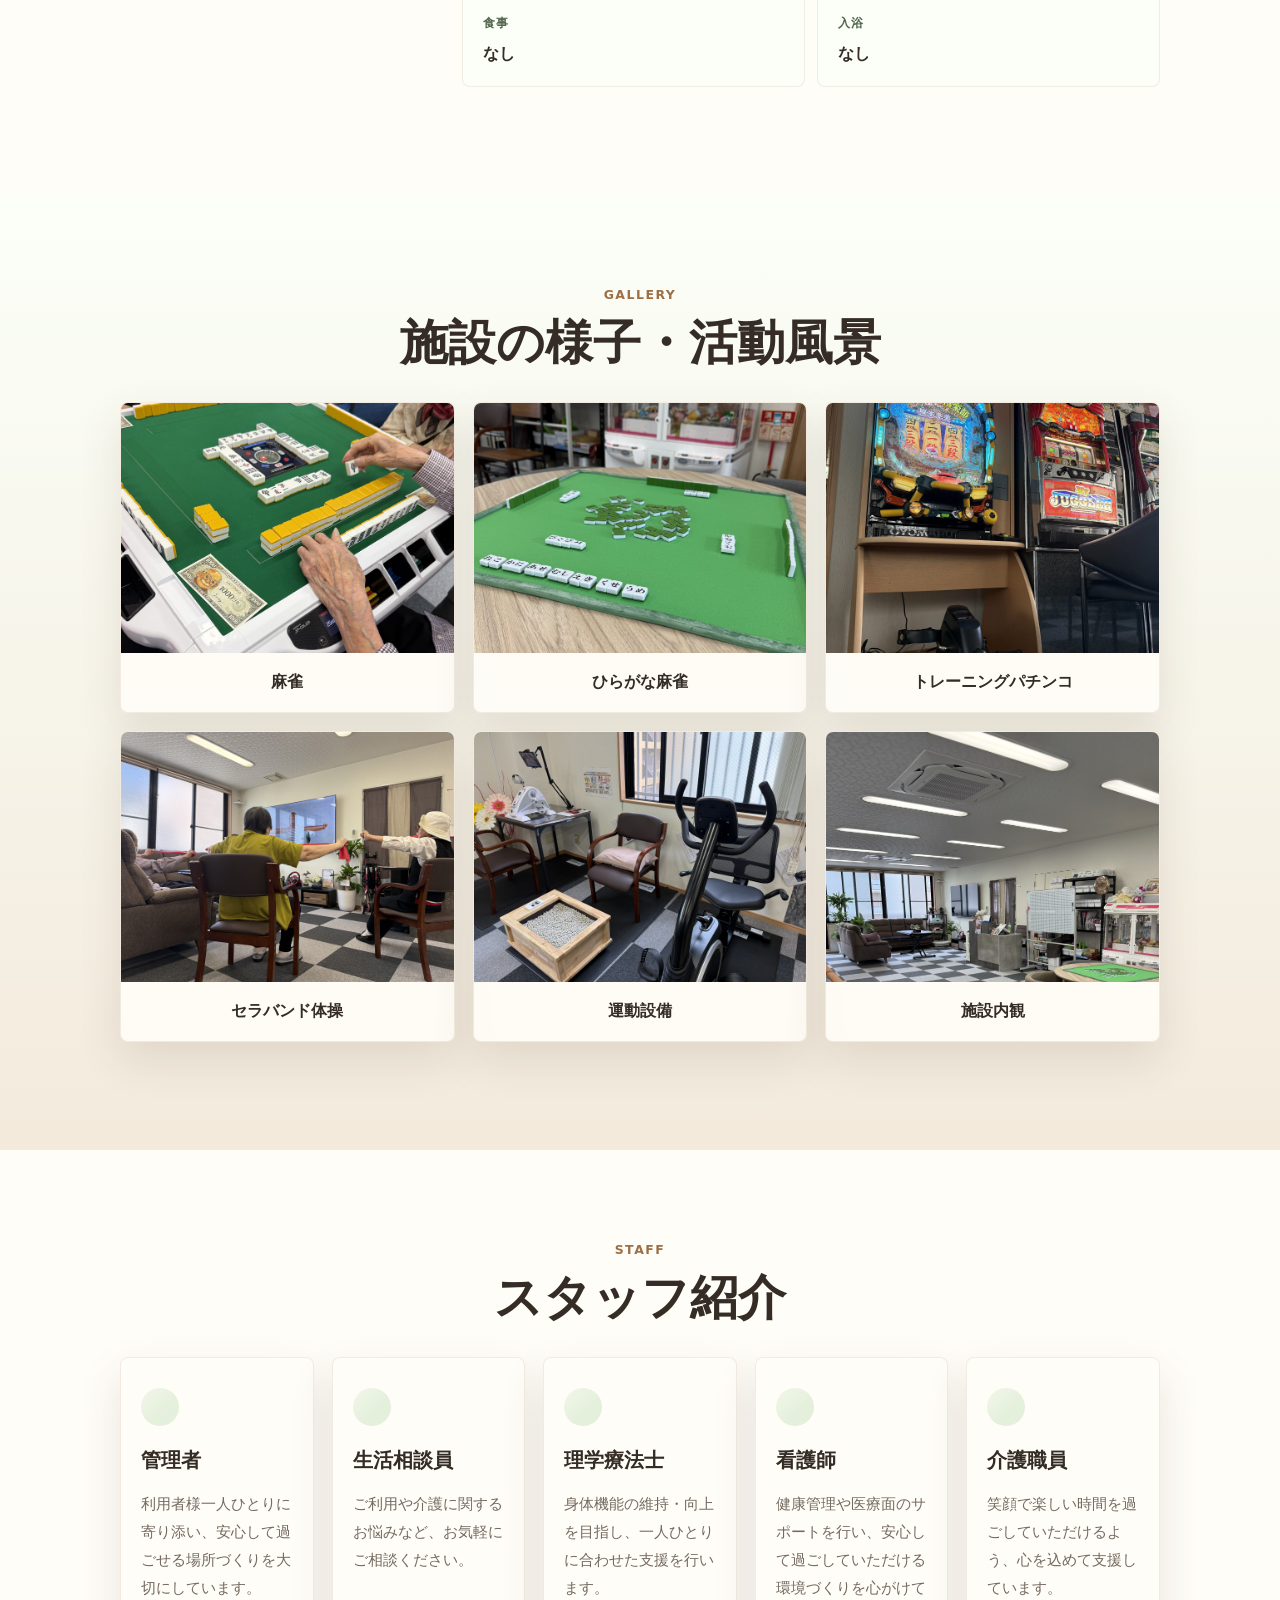
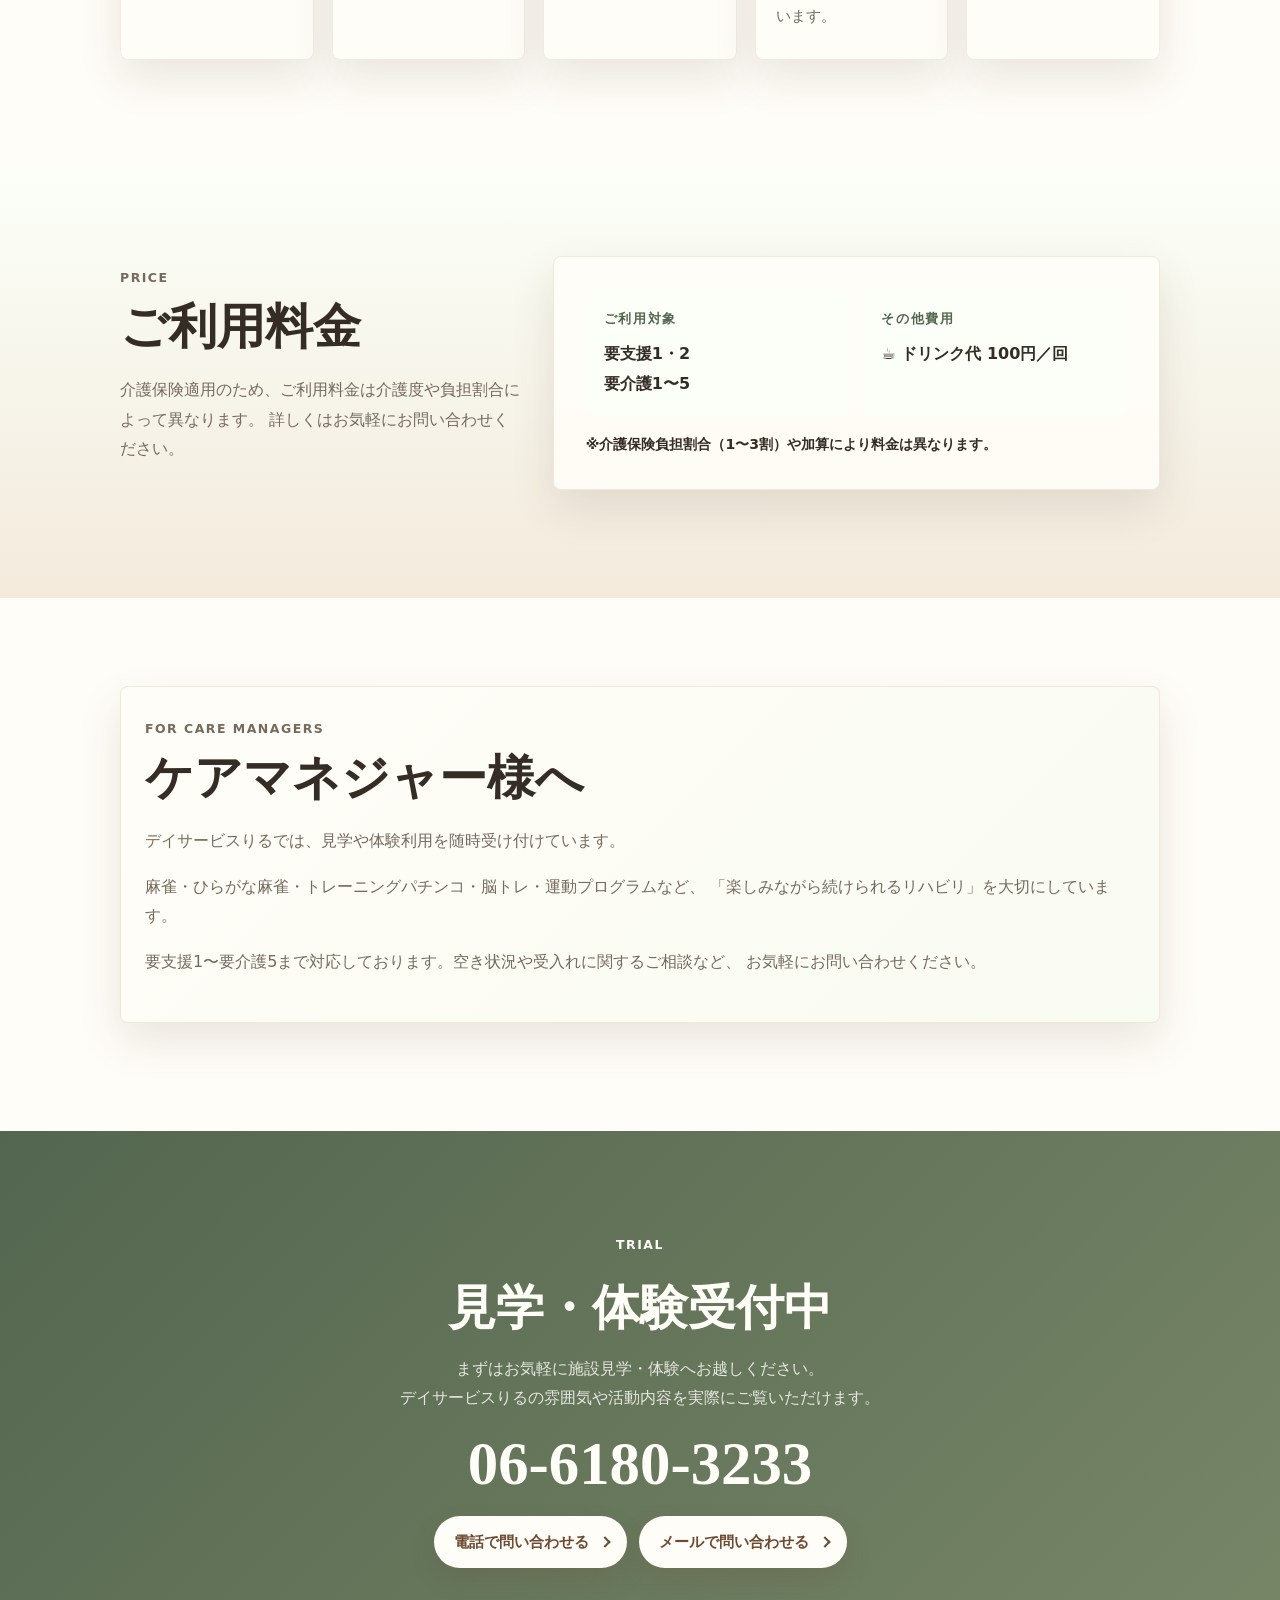
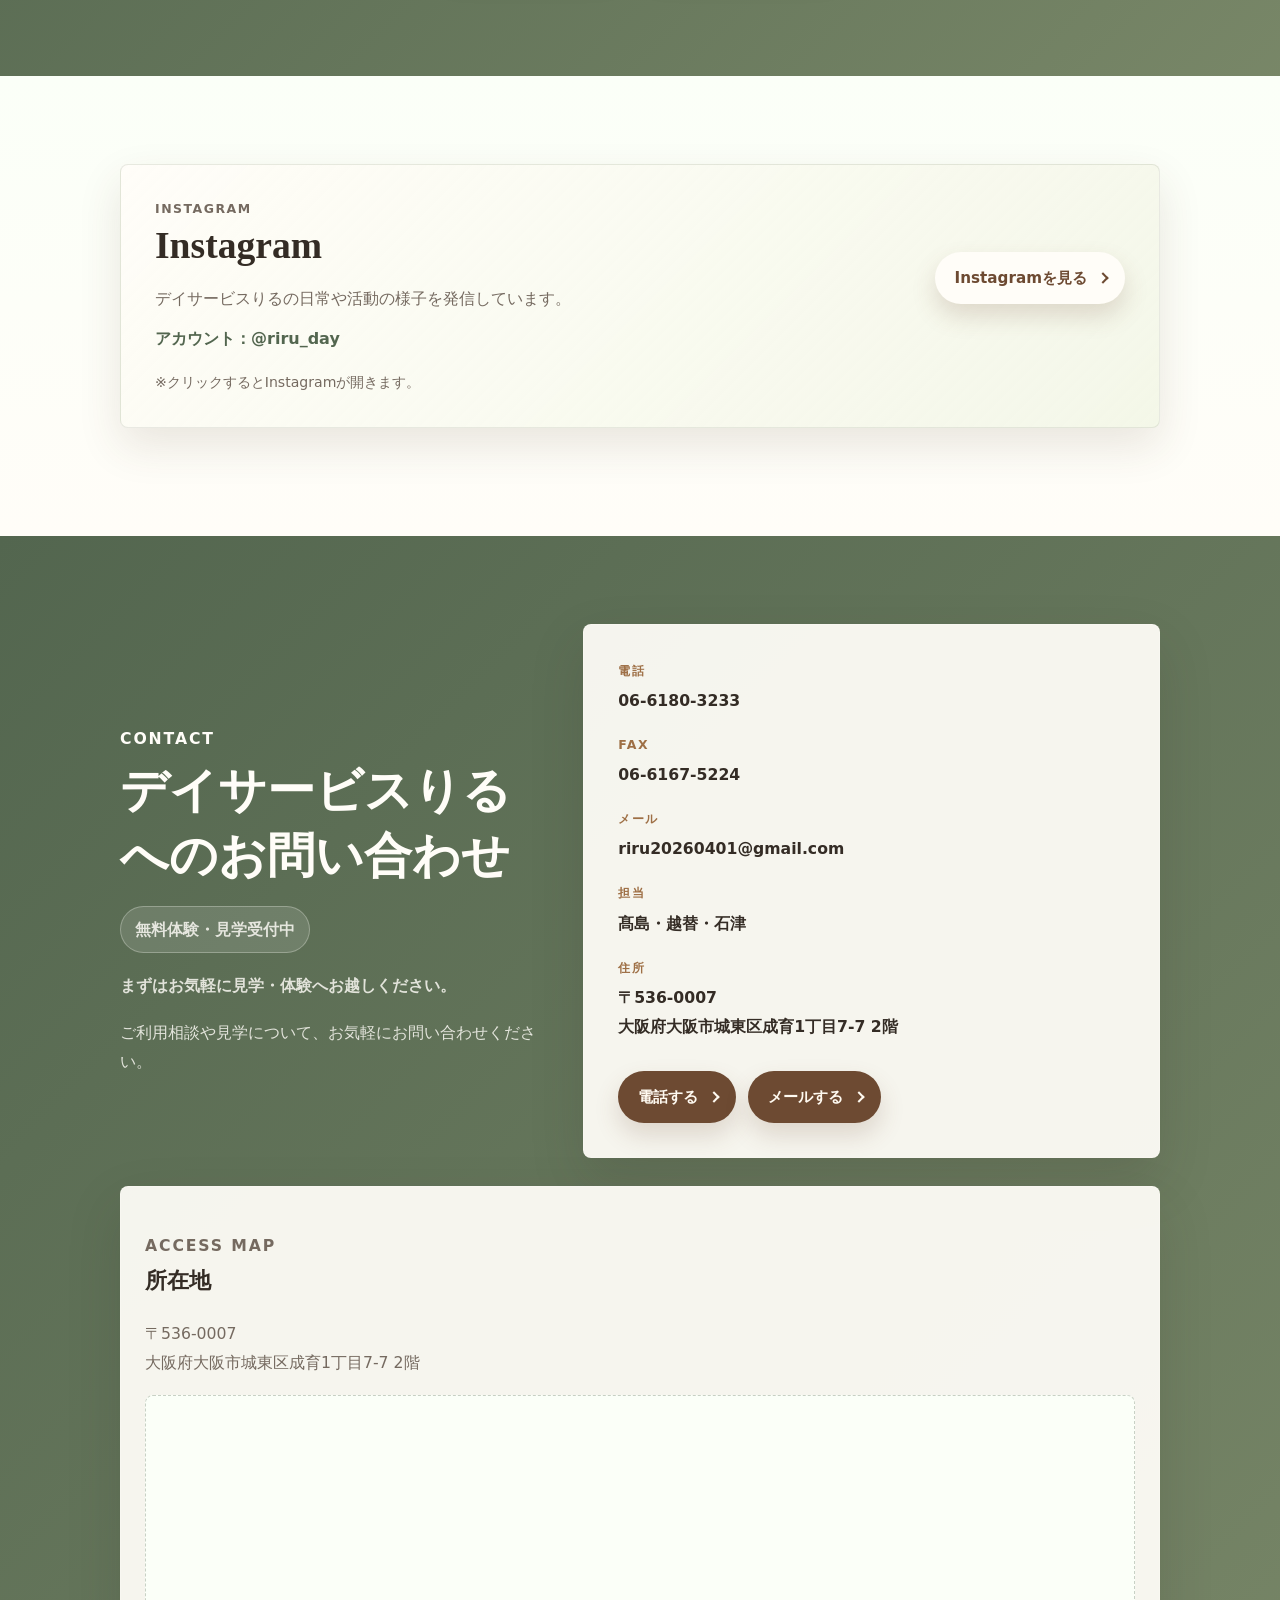
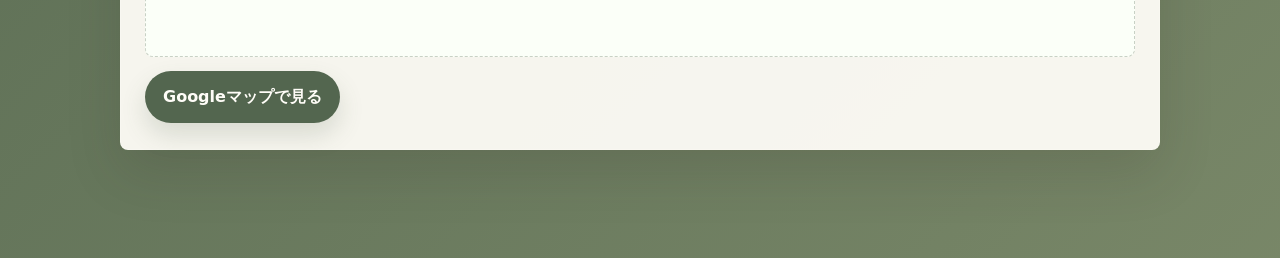
<file: riru.html>
<!doctype html>
<html lang="ja">
  <head>
    <meta charset="utf-8" />
    <meta name="viewport" content="width=device-width, initial-scale=1" />
    <title>デイサービスりる | 城東区の半日型デイサービス</title>
    <meta
      name="description"
      content="デイサービスりるは、大阪市城東区の半日型デイサービスです。麻雀・ひらがな麻雀・トレーニングパチンコ・脳トレ・運動を通して、楽しみながら心と身体を動かします。"
    />
    <link rel="canonical" href="https://riru.jp/riru.html" />
    <link rel="stylesheet" href="styles.css" />
  </head>
  <body>
    <main class="site detail-page riru-page">
      <section class="detail-hero detail-hero--riru" aria-labelledby="riru-title">
        <div class="hero__grain" aria-hidden="true"></div>
        <header class="header">
          <a class="logo" href="index.html" aria-label="合同会社JUMARU トップページ">
            <img src="jumaru-logo.png" alt="合同会社JUMARU" />
          </a>
          <nav class="nav" aria-label="主要メニュー">
            <a href="index.html#services">サービス</a>
            <a href="#riru-features">りるの特徴</a>
            <a href="#riru-contact">お問い合わせ</a>
          </nav>
        </header>

        <div class="detail-hero__inner">
          <div class="detail-hero__content">
            <p class="hero__label">Day service</p>
            <h1 id="riru-title" class="detail-hero__title">
              <span>デイサービス</span><span>りる</span>
            </h1>
            <p class="detail-hero__lead">
              笑いを通して、<br />
              人生にもう一度「楽しみ」を。
            </p>
            <p class="detail-hero__copy">
              「楽しい」が、一番のリハビリ。
            </p>
          </div>

          <div class="detail-hero__mark detail-hero__mark--riru" aria-hidden="true">
            <img src="riru-logo.png" alt="" />
          </div>
        </div>
      </section>

      <section class="detail-intro detail-intro--riru" aria-labelledby="riru-intro-title">
        <div class="detail-intro__inner">
          <div>
            <p class="section-heading__sub">About Riru</p>
            <h2 id="riru-intro-title">
              楽しみながら、<br />
              心と身体を動かす<br />
              半日型デイサービス。
            </h2>
          </div>
          <div class="riru-intro-panel">
            <figure class="riru-intro-illustration">
              <img src="riru-mahjong-seniors.png" alt="麻雀を楽しむ高齢者のイラスト" />
            </figure>
            <p>
              デイサービスりるは、麻雀・脳トレ・運動などを通して、楽しみながら心と身体を動かす半日型デイサービスです。
              「また来たい」と思える場所づくりを大切にしています。
            </p>
            <p class="riru-intro-note">
              デイサービスりるは、食事・入浴の提供は行わない、半日型のデイサービスです。
            </p>
            <ul class="riru-service-tags" aria-label="デイサービスりるのサービス特徴">
              <li>半日型デイサービス</li>
              <li>食事なし</li>
              <li>入浴なし</li>
              <li>送迎あり</li>
            </ul>
          </div>
        </div>
      </section>

      <section id="riru-features" class="detail-services detail-services--riru" aria-labelledby="riru-features-title">
        <div class="section-heading section-heading--center">
          <p class="section-heading__sub">Features</p>
          <h2 id="riru-features-title">りるの特徴</h2>
        </div>

        <div class="riru-feature-grid">
          <article class="detail-card riru-feature-card">
            <span class="detail-card__icon riru-icon riru-icon--play" aria-hidden="true"></span>
            <p class="detail-card__label">Play</p>
            <h3>遊びがリハビリになる</h3>
            <p>麻雀や脳トレ、ゲームなどを通して、楽しみながら心と身体を動かします。</p>
          </article>
          <article class="detail-card riru-feature-card">
            <span class="detail-card__icon riru-icon riru-icon--smile" aria-hidden="true"></span>
            <p class="detail-card__label">Smile</p>
            <h3>笑顔あふれる環境</h3>
            <p>「また来たい」と思える場所づくりを大切にしています。</p>
          </article>
          <article class="detail-card riru-feature-card">
            <span class="detail-card__icon riru-icon riru-icon--coin" aria-hidden="true"></span>
            <p class="detail-card__label">Riru currency</p>
            <h3>リル通貨制度</h3>
            <p>
              活動や運動への参加で施設内通貨「リル」を獲得。
              ゲーム参加や景品交換を楽しみながら、自然と活動量向上につなげています。
            </p>
          </article>
          <article class="detail-card riru-feature-card">
            <span class="detail-card__icon riru-icon riru-icon--training" aria-hidden="true"></span>
            <p class="detail-card__label">Training</p>
            <h3>個別機能訓練</h3>
            <p>一人ひとりに合わせた運動や活動を行い、日常生活に必要な機能の維持・向上を目指します。</p>
          </article>
        </div>
      </section>

      <section class="activity-section" aria-labelledby="activity-title">
        <div class="section-heading section-heading--center">
          <p class="section-heading__sub">Activity</p>
          <h2 id="activity-title">活動紹介</h2>
        </div>
        <div class="activity-info-grid">
          <article class="activity-info-card">
            <div class="activity-info-card__icon activity-info-card__icon--mahjong" aria-hidden="true">
              <svg viewBox="0 0 48 48" focusable="false">
                <rect x="14" y="8" width="20" height="32" rx="4" />
                <path d="M20 17h8M20 23h8M20 29h8" />
              </svg>
            </div>
            <div class="activity-info-card__body">
              <h3>麻雀</h3>
              <p>考える、選ぶ、会話する。楽しみながら自然に頭と手を動かします。</p>
            </div>
          </article>

          <article class="activity-info-card">
            <div class="activity-info-card__icon activity-info-card__icon--hiragana" aria-hidden="true">
              <svg viewBox="0 0 48 48" focusable="false">
                <rect x="13" y="8" width="22" height="32" rx="4" />
                <path d="M19 18h10M24 15v17M19 27c3 4 8 4 11-1" />
              </svg>
            </div>
            <div class="activity-info-card__body">
              <h3>ひらがな麻雀</h3>
              <p>言葉を使った遊びで、初めての方も参加しやすい活動です。</p>
            </div>
          </article>

          <article class="activity-info-card">
            <div class="activity-info-card__icon activity-info-card__icon--pachinko" aria-hidden="true">
              <svg viewBox="0 0 48 48" focusable="false">
                <rect x="13" y="7" width="22" height="34" rx="5" />
                <circle cx="24" cy="19" r="6" />
                <path d="M19 31h10M31 28l4 6" />
              </svg>
            </div>
            <div class="activity-info-card__body">
              <h3>トレーニングパチンコ</h3>
              <p>足踏みや身体の動きを取り入れながら、楽しんで運動できる人気の活動です。</p>
            </div>
          </article>

          <article class="activity-info-card">
            <div class="activity-info-card__icon activity-info-card__icon--othello" aria-hidden="true">
              <svg viewBox="0 0 48 48" focusable="false">
                <circle cx="20" cy="24" r="9" />
                <circle cx="29" cy="24" r="9" />
                <path d="M29 15c-5 1-9 5-9 9s4 8 9 9" />
              </svg>
            </div>
            <div class="activity-info-card__body">
              <h3>オセロ</h3>
              <p>先を読む楽しさを通して、集中力や判断力を自然に使います。</p>
            </div>
          </article>

          <article class="activity-info-card">
            <div class="activity-info-card__icon activity-info-card__icon--shogi" aria-hidden="true">
              <svg viewBox="0 0 48 48" focusable="false">
                <path d="M18 9h12l5 8-3 22H16l-3-22 5-8Z" />
                <path d="M20 22h8M24 17v16M19 29h10" />
              </svg>
            </div>
            <div class="activity-info-card__body">
              <h3>将棋</h3>
              <p>じっくり考える時間を楽しみながら、交流のきっかけにもなります。</p>
            </div>
          </article>

          <article class="activity-info-card">
            <div class="activity-info-card__icon activity-info-card__icon--soroban" aria-hidden="true">
              <svg viewBox="0 0 48 48" focusable="false">
                <rect x="10" y="12" width="28" height="24" rx="3" />
                <path d="M10 21h28M17 12v24M24 12v24M31 12v24" />
                <circle cx="17" cy="17" r="2" /><circle cx="24" cy="17" r="2" /><circle cx="31" cy="17" r="2" />
                <circle cx="17" cy="28" r="2" /><circle cx="24" cy="31" r="2" /><circle cx="31" cy="28" r="2" />
              </svg>
            </div>
            <div class="activity-info-card__body">
              <h3>そろばん</h3>
              <p>手先を動かしながら、計算や記憶を楽しく刺激します。</p>
            </div>
          </article>

          <article class="activity-info-card">
            <div class="activity-info-card__icon activity-info-card__icon--brain" aria-hidden="true">
              <svg viewBox="0 0 48 48" focusable="false">
                <path d="M19 32h10M20 37h8" />
                <path d="M18 28c-3-2-5-6-5-10a11 11 0 0 1 22 0c0 4-2 8-5 10" />
                <path d="M20 20c2-3 6-3 8 0M24 11v3M15 14l2 2M33 14l-2 2" />
              </svg>
            </div>
            <div class="activity-info-card__body">
              <h3>脳トレ</h3>
              <p>言葉や数字の課題に取り組み、楽しみながら考える力を使います。</p>
            </div>
          </article>

          <article class="activity-info-card">
            <div class="activity-info-card__icon activity-info-card__icon--theraband" aria-hidden="true">
              <svg viewBox="0 0 48 48" focusable="false">
                <circle cx="24" cy="12" r="4" />
                <path d="M24 17v10M15 23c5-4 13-4 18 0M17 34c4-7 10-7 14 0" />
                <path d="M13 29c7 3 15 3 22 0" />
              </svg>
            </div>
            <div class="activity-info-card__body">
              <h3>セラバンド体操</h3>
              <p>ゴムバンドを使い、無理なく楽しく筋力維持や身体機能向上を目指します。</p>
            </div>
          </article>

          <article class="activity-info-card">
            <div class="activity-info-card__icon activity-info-card__icon--bike" aria-hidden="true">
              <svg viewBox="0 0 48 48" focusable="false">
                <circle cx="15" cy="32" r="7" />
                <circle cx="34" cy="32" r="7" />
                <path d="M15 32l8-13 6 13H15Zm8-13h7M25 16h7M23 19l11 13" />
              </svg>
            </div>
            <div class="activity-info-card__body">
              <h3>エアロバイク</h3>
              <p>体力や状態に合わせて、無理なく身体を動かします。</p>
            </div>
          </article>

          <article class="activity-info-card">
            <div class="activity-info-card__icon activity-info-card__icon--movie" aria-hidden="true">
              <svg viewBox="0 0 48 48" focusable="false">
                <rect x="10" y="12" width="28" height="20" rx="3" />
                <path d="M18 38h12M24 32v6M20 19l8 3-8 4v-7Z" />
              </svg>
            </div>
            <div class="activity-info-card__body">
              <h3>映像鑑賞</h3>
              <p>大きなテレビで映画・音楽・季節の映像などを楽しめます。</p>
            </div>
          </article>
        </div>
      </section>

      <section class="schedule-section" aria-labelledby="schedule-title">
        <div class="section-heading section-heading--center">
          <p class="section-heading__sub">Schedule</p>
          <h2 id="schedule-title">1日の流れ</h2>
        </div>

        <div class="schedule-grid">
          <article class="schedule-card">
            <h3>午前の部 <span>9:00〜12:00</span></h3>
            <ol>
              <li><time>8:30〜9:00</time><span>ご自宅までお迎え</span></li>
              <li><time>9:00〜9:30</time><span>健康チェック・水分補給</span></li>
              <li><time>9:30〜10:00</time><span>全体体操・口腔体操</span></li>
              <li><time>10:00〜11:30</time><span>個別機能訓練・レクリエーション</span></li>
              <li><time>11:30〜12:00</time><span>水分補給・トイレ・帰宅準備</span></li>
              <li><time>12:00〜</time><span>ご自宅までお送りします</span></li>
            </ol>
          </article>

          <article class="schedule-card">
            <h3>午後の部 <span>13:30〜16:30</span></h3>
            <ol>
              <li><time>13:00〜13:30</time><span>ご自宅までお迎え</span></li>
              <li><time>13:30〜14:00</time><span>健康チェック・水分補給</span></li>
              <li><time>14:00〜14:30</time><span>全体体操・口腔体操</span></li>
              <li><time>14:30〜16:00</time><span>個別機能訓練・レクリエーション</span></li>
              <li><time>16:00〜16:30</time><span>水分補給・トイレ・帰宅準備</span></li>
              <li><time>16:30〜</time><span>ご自宅までお送りします</span></li>
            </ol>
          </article>
        </div>
      </section>

      <section class="guide-section" aria-labelledby="guide-title">
        <div class="guide-section__inner">
          <div>
            <p class="section-heading__sub">Guide</p>
            <h2 id="guide-title">ご利用案内</h2>
          </div>
          <dl class="guide-list">
            <div><dt>対象</dt><dd>要支援1・2、要介護1〜5</dd></div>
            <div><dt>定員</dt><dd>午前18名、午後18名</dd></div>
            <div><dt>営業日</dt><dd>月曜日〜土曜日<br />祝日も営業</dd></div>
            <div><dt>休業日</dt><dd>日曜日・年末年始</dd></div>
            <div><dt>営業時間</dt><dd>8:30〜17:30</dd></div>
            <div><dt>サービス提供時間</dt><dd>午前の部 9:00〜12:00<br />午後の部 13:30〜16:30</dd></div>
            <div><dt>送迎</dt><dd>あり</dd></div>
            <div><dt>送迎エリア</dt><dd>城東区・旭区・都島区<br />一部周辺地域は応相談</dd></div>
            <div><dt>食事</dt><dd>なし</dd></div>
            <div><dt>入浴</dt><dd>なし</dd></div>
          </dl>
        </div>
      </section>

      <section class="gallery-section" aria-labelledby="gallery-title">
        <div class="section-heading section-heading--center">
          <p class="section-heading__sub">Gallery</p>
          <h2 id="gallery-title">施設の様子・活動風景</h2>
        </div>
        <div class="gallery-grid">
          <figure class="gallery-card">
            <div class="gallery-card__media">
              <img src="gallery-mahjong.jpg" alt="麻雀の活動風景" />
            </div>
            <figcaption>麻雀</figcaption>
          </figure>
          <figure class="gallery-card">
            <div class="gallery-card__media">
              <img src="gallery-hiragana-mahjong.jpg" alt="ひらがな麻雀の活動風景" />
            </div>
            <figcaption>ひらがな麻雀</figcaption>
          </figure>
          <figure class="gallery-card">
            <div class="gallery-card__media gallery-card__media--pachinko-photo">
              <img src="gallery-pachinko.jpg" alt="トレーニングパチンコの活動風景" />
            </div>
            <figcaption>トレーニングパチンコ</figcaption>
          </figure>
          <figure class="gallery-card">
            <div class="gallery-card__media">
              <img src="gallery-theraband.jpg" alt="セラバンド体操の活動風景" />
            </div>
            <figcaption>セラバンド体操</figcaption>
          </figure>
          <figure class="gallery-card">
            <div class="gallery-card__media gallery-card__media--bike-photo">
              <img src="gallery-bike.jpg" alt="運動設備の写真" />
            </div>
            <figcaption>運動設備</figcaption>
          </figure>
          <figure class="gallery-card">
            <div class="gallery-card__media">
              <img src="gallery-interior.jpg" alt="デイサービスりるの施設内観" />
            </div>
            <figcaption>施設内観</figcaption>
          </figure>
        </div>
      </section>

      <section class="staff-section" aria-labelledby="staff-title">
        <div class="section-heading section-heading--center">
          <p class="section-heading__sub">Staff</p>
          <h2 id="staff-title">スタッフ紹介</h2>
        </div>
        <div class="staff-grid">
          <article class="staff-card">
            <h3>管理者</h3>
            <p>利用者様一人ひとりに寄り添い、安心して過ごせる場所づくりを大切にしています。</p>
          </article>
          <article class="staff-card">
            <h3>生活相談員</h3>
            <p>ご利用や介護に関するお悩みなど、お気軽にご相談ください。</p>
          </article>
          <article class="staff-card">
            <h3>理学療法士</h3>
            <p>身体機能の維持・向上を目指し、一人ひとりに合わせた支援を行います。</p>
          </article>
          <article class="staff-card">
            <h3>看護師</h3>
            <p>健康管理や医療面のサポートを行い、安心して過ごしていただける環境づくりを心がけています。</p>
          </article>
          <article class="staff-card">
            <h3>介護職員</h3>
            <p>笑顔で楽しい時間を過ごしていただけるよう、心を込めて支援しています。</p>
          </article>
        </div>
      </section>

      <section class="price-section" aria-labelledby="price-title">
        <div class="price-section__inner">
          <div>
            <p class="section-heading__sub">Price</p>
            <h2 id="price-title">ご利用料金</h2>
            <p>
              介護保険適用のため、ご利用料金は介護度や負担割合によって異なります。
              詳しくはお気軽にお問い合わせください。
            </p>
          </div>
          <div class="price-panel">
            <div class="price-panel__block">
              <h3>ご利用対象</h3>
              <p>要支援1・2<br />要介護1〜5</p>
            </div>
            <div class="price-panel__block">
              <h3>その他費用</h3>
              <p class="price-panel__drink">ドリンク代 100円／回</p>
            </div>
            <p class="price-note">※介護保険負担割合（1〜3割）や加算により料金は異なります。</p>
          </div>
        </div>
      </section>

      <section class="care-manager-section" aria-labelledby="care-manager-title">
        <div class="care-manager-section__inner">
          <p class="section-heading__sub">For care managers</p>
          <h2 id="care-manager-title">ケアマネジャー様へ</h2>
          <p>
            デイサービスりるでは、見学や体験利用を随時受け付けています。
          </p>
          <p>
            麻雀・ひらがな麻雀・トレーニングパチンコ・脳トレ・運動プログラムなど、
            「楽しみながら続けられるリハビリ」を大切にしています。
          </p>
          <p>
            要支援1〜要介護5まで対応しております。空き状況や受入れに関するご相談など、
            お気軽にお問い合わせください。
          </p>
        </div>
      </section>

      <section class="trial-section" aria-labelledby="trial-title">
        <div class="trial-section__inner">
          <p class="section-heading__sub">Trial</p>
          <h2 id="trial-title">見学・体験受付中</h2>
          <p>
            まずはお気軽に施設見学・体験へお越しください。<br />
            デイサービスりるの雰囲気や活動内容を実際にご覧いただけます。
          </p>
          <a class="trial-phone" href="tel:0661803233">06-6180-3233</a>
          <div class="trial-actions">
            <a class="button button--light trial-button" href="tel:0661803233" aria-label="デイサービスりるへ電話で問い合わせる">
              電話で問い合わせる
              <span aria-hidden="true"></span>
            </a>
            <a class="button button--light trial-button" href="mailto:riru20260401@gmail.com" aria-label="デイサービスりるへメールで問い合わせる">
              メールで問い合わせる
              <span aria-hidden="true"></span>
            </a>
          </div>
        </div>
      </section>

      <section class="instagram-section" aria-labelledby="instagram-title">
        <div class="instagram-card">
          <div>
            <p class="section-heading__sub">Instagram</p>
            <h2 id="instagram-title">Instagram</h2>
            <p>デイサービスりるの日常や活動の様子を発信しています。</p>
            <p class="instagram-account">アカウント：@riru_day</p>
          </div>
          <a
            class="button button--light"
            href="https://www.instagram.com/riru_day/"
            target="_blank"
            rel="noopener"
            aria-label="デイサービスりるのInstagramを別タブで開く"
          >
            Instagramを見る
            <span aria-hidden="true"></span>
          </a>
          <p class="instagram-note">※クリックするとInstagramが開きます。</p>
        </div>
      </section>

      <section id="riru-contact" class="detail-contact detail-contact--riru" aria-labelledby="riru-contact-title">
        <div class="detail-contact__inner">
          <div class="detail-contact__main">
            <p class="section-heading__sub">Contact</p>
            <h2 id="riru-contact-title">デイサービスりるへのお問い合わせ</h2>
            <p class="contact-callout">無料体験・見学受付中</p>
            <p class="contact-catch">まずはお気軽に見学・体験へお越しください。</p>
            <p>
              ご利用相談や見学について、お気軽にお問い合わせください。
            </p>
          </div>

          <div class="contact-panel">
            <dl class="contact-list">
              <div>
                <dt>電話</dt>
                <dd><a href="tel:0661803233">06-6180-3233</a></dd>
              </div>
              <div>
                <dt>FAX</dt>
                <dd>06-6167-5224</dd>
              </div>
              <div>
                <dt>メール</dt>
                <dd><a href="mailto:riru20260401@gmail.com">riru20260401@gmail.com</a></dd>
              </div>
              <div>
                <dt>担当</dt>
                <dd>髙島・越替・石津</dd>
              </div>
              <div>
                <dt>住所</dt>
                <dd>
                  〒536-0007<br />
                  大阪府大阪市城東区成育1丁目7-7 2階
                </dd>
              </div>
            </dl>
            <div class="contact-actions">
              <a class="button" href="tel:0661803233" aria-label="デイサービスりるへ電話で問い合わせる">
                電話する
                <span aria-hidden="true"></span>
              </a>
              <a class="button" href="mailto:riru20260401@gmail.com" aria-label="デイサービスりるへメールで問い合わせる">
                メールする
                <span aria-hidden="true"></span>
              </a>
            </div>
          </div>

          <div class="map-panel">
            <p class="map-panel__label">Access map</p>
            <h3>所在地</h3>
            <p>
              〒536-0007<br />
              大阪府大阪市城東区成育1丁目7-7 2階
            </p>
            <div class="map-embed" data-google-map-url="https://maps.app.goo.gl/bhHaFecrEoPzn9dc9?g_st=ic">
              <iframe
                title="デイサービスりる 所在地 Googleマップ"
                src="https://www.google.com/maps?q=%E5%A4%A7%E9%98%AA%E5%BA%9C%E5%A4%A7%E9%98%AA%E5%B8%82%E5%9F%8E%E6%9D%B1%E5%8C%BA%E6%88%90%E8%82%B21%E4%B8%81%E7%9B%AE7-7%202%E9%9A%8E&output=embed"
                loading="lazy"
                referrerpolicy="no-referrer-when-downgrade"
              ></iframe>
            </div>
            <a class="map-button" href="https://maps.app.goo.gl/bhHaFecrEoPzn9dc9?g_st=ic" target="_blank" rel="noopener">
              Googleマップで見る
            </a>
          </div>
        </div>
      </section>
    </main>
  </body>
</html>
</file>
<file: styles.css>
:root {
  --ivory: #fbf7ee;
  --soft-ivory: #fffaf1;
  --beige: #e9dcc8;
  --sand: #d8c2a3;
  --wood: #9e6f45;
  --wood-dark: #6d4a32;
  --sage: #75856f;
  --sage-dark: #53664f;
  --terracotta: #b97855;
  --ink: #342c25;
  --muted: #756a60;
  --white: #fffdf8;
  --shadow: 0 18px 44px rgba(82, 61, 41, 0.12);
}

* {
  box-sizing: border-box;
}

html {
  min-width: 320px;
  scroll-behavior: smooth;
  background: var(--ivory);
}

body {
  margin: 0;
  color: var(--ink);
  font-family:
    "Yu Gothic",
    "Hiragino Kaku Gothic ProN",
    Meiryo,
    system-ui,
    sans-serif;
  line-height: 1.85;
  letter-spacing: 0;
  background:
    linear-gradient(180deg, rgba(255, 250, 241, 0.96), rgba(249, 241, 229, 0.98)),
    var(--ivory);
}

a {
  color: inherit;
  text-decoration: none;
}

img {
  max-width: 100%;
}

h1,
h2,
h3,
p,
dd,
li {
  overflow-wrap: anywhere;
}

.service-card,
.feature,
.flow-list li,
.detail-card,
.activity-info-card,
.schedule-card,
.guide-list div,
.gallery-card,
.staff-card,
.price-panel,
.contact-panel,
.map-panel,
.business-card,
.for-you-card {
  min-width: 0;
}

.site {
  overflow: hidden;
}

.hero {
  position: relative;
  min-height: 88svh;
  display: flex;
  flex-direction: column;
  padding: 18px 20px 76px;
  background:
    linear-gradient(142deg, rgba(255, 253, 248, 0.9), rgba(242, 226, 204, 0.74)),
    var(--soft-ivory);
}

.hero::before {
  content: "";
  position: absolute;
  inset: auto -24px -52px auto;
  width: 190px;
  height: 260px;
  border-radius: 999px 999px 0 0;
  background:
    linear-gradient(90deg, rgba(109, 74, 50, 0.12), transparent 18% 25%, rgba(109, 74, 50, 0.08) 28% 31%, transparent 33%),
    linear-gradient(180deg, #c49a6e, #a8754c);
  opacity: 0.68;
  transform: rotate(18deg);
}

.hero__grain {
  position: absolute;
  inset: 0;
  pointer-events: none;
  opacity: 0.42;
  background-image:
    linear-gradient(rgba(109, 74, 50, 0.04) 1px, transparent 1px),
    linear-gradient(90deg, rgba(109, 74, 50, 0.035) 1px, transparent 1px);
  background-size: 34px 34px;
  mask-image: linear-gradient(180deg, #000 0 70%, transparent);
}

.header {
  position: relative;
  z-index: 1;
  display: flex;
  align-items: center;
  justify-content: space-between;
  gap: 24px;
  padding-block: 6px;
}

.logo {
  display: inline-flex;
  align-items: center;
  justify-content: center;
  width: 140px;
  min-height: 58px;
  padding: 4px 0;
}

.logo img {
  display: block;
  width: 100%;
  height: auto;
}

.nav {
  display: none;
}

.hero__inner {
  position: relative;
  z-index: 1;
  width: min(100%, 940px);
  margin: auto auto 0;
  padding-top: 84px;
}

.hero__label,
.section-heading__sub,
.service-card__category {
  margin: 0;
  color: var(--wood);
  font-size: 0.78rem;
  font-weight: 700;
  letter-spacing: 0.12em;
  text-transform: uppercase;
}

.hero__title {
  margin: 15px 0 18px;
  font-family: "Yu Mincho", "Hiragino Mincho ProN", serif;
  font-size: clamp(2.28rem, 12vw, 5.8rem);
  line-height: 1.28;
  letter-spacing: 0;
}

.hero__copy {
  margin: 0;
  color: var(--muted);
  font-size: clamp(1rem, 4.25vw, 1.22rem);
  font-weight: 500;
}

@media (max-width: 480px) {
  .hero__title {
    font-size: clamp(2rem, 9vw, 2.45rem);
  }

  .top-contact-card {
    padding: 22px 20px;
  }

  .top-contact-actions {
    gap: 10px;
    padding-top: 16px;
  }

  .top-contact-actions .button {
    width: 100%;
    justify-content: center;
  }

  .riru-intro-panel {
    gap: 14px;
  }

  .riru-intro-illustration {
    max-width: 320px;
  }

  .riru-service-tags {
    gap: 8px;
  }

  .riru-service-tags li {
    padding: 7px 11px;
    font-size: 0.82rem;
  }

  .detail-page h2,
  .detail-page p,
  .detail-page dd,
  .detail-page li {
    line-break: anywhere;
  }

  .detail-page h2 {
    font-size: clamp(1.5rem, 6.4vw, 1.75rem);
    line-height: 1.45;
  }

  .detail-page p,
  .detail-page dd,
  .detail-page li {
    word-break: break-all;
  }

  .airu-page p,
  .airu-page dd,
  .airu-page li {
    overflow-wrap: break-word;
    word-break: normal;
    line-break: strict;
  }
}

.services,
.about,
.company,
.business,
.for-you,
.flow {
  position: relative;
  z-index: 2;
  padding: 62px 20px 84px;
}

.services {
  background: linear-gradient(180deg, var(--ivory), #f3eadc);
}

.about {
  background: var(--white);
}

.company {
  background: linear-gradient(180deg, var(--white), #fff8f4);
}

.business {
  background: linear-gradient(180deg, #fff8f4, #f3eadc);
}

.for-you {
  background: var(--white);
}

.flow {
  background: #eef0e8;
}

.section-heading,
.about__inner,
.company__inner,
.business-list,
.for-you-list,
.flow-list,
.contact__inner {
  width: min(100%, 1040px);
  margin-inline: auto;
}

.section-heading {
  margin-bottom: 26px;
}

.services__lead {
  max-width: 640px;
  margin: 14px 0 0;
  color: var(--muted);
  font-size: clamp(1rem, 3.6vw, 1.1rem);
  font-weight: 500;
  line-height: 1.9;
}

.section-heading--center {
  text-align: center;
}

.section-heading h2,
.about h2,
.company h2,
.business h2,
.for-you h2,
.flow h2,
.contact h2 {
  margin: 5px 0 0;
  font-family: "Yu Mincho", "Hiragino Mincho ProN", serif;
  font-size: clamp(1.8rem, 8vw, 3rem);
  line-height: 1.35;
}

.service-list {
  display: grid;
  grid-template-columns: 1fr;
  gap: 22px;
  width: min(100%, 1040px);
  margin: 0 auto;
}

.service-card,
.feature,
.flow-list li {
  border: 1px solid rgba(158, 111, 69, 0.14);
  border-radius: 8px;
  background: rgba(255, 253, 248, 0.88);
  box-shadow: var(--shadow);
}

.service-card {
  position: relative;
  overflow: hidden;
}

.service-card::before {
  position: absolute;
  inset: 0;
  content: "";
  pointer-events: none;
  background:
    linear-gradient(135deg, rgba(255, 253, 248, 0.7), transparent 48%),
    linear-gradient(180deg, rgba(255, 255, 255, 0.52), rgba(255, 253, 248, 0.22));
}

.service-card--care {
  background: linear-gradient(145deg, #fff9f6, #f8e2e6);
}

.service-card--day {
  background: linear-gradient(145deg, #fbfff8, #e5f0dc);
}

.service-card__media {
  position: absolute;
  top: 26px;
  right: 26px;
  z-index: 1;
  display: flex;
  align-items: center;
  justify-content: center;
  width: 86px;
  min-height: 0;
  padding: 0;
  background: transparent;
}

.service-card--care .service-card__media {
  background-color: transparent;
}

.service-card--day .service-card__media {
  background-color: transparent;
}

.service-card__logo {
  display: block;
  width: 100%;
  max-width: 80px;
  height: auto;
  max-height: 52px;
  object-fit: contain;
  padding: 0;
  border: 0;
  border-radius: 0;
  background: transparent;
  filter: drop-shadow(0 8px 14px rgba(82, 61, 41, 0.12));
  opacity: 0.9;
}

.service-card__logo--airu {
  max-width: 86px;
}

.service-card__logo--riru {
  max-width: 94px;
  max-height: 64px;
  transform: translateY(-5px);
}

.service-card__body {
  position: relative;
  z-index: 1;
  padding: 92px 24px 28px;
}

.service-card h3,
.feature h3,
.flow-list h3 {
  margin: 6px 0 13px;
  font-family: "Yu Mincho", "Hiragino Mincho ProN", serif;
  font-size: 1.56rem;
  line-height: 1.35;
}

.service-card h3 {
  margin-top: 8px;
  margin-bottom: 18px;
  color: var(--ink);
  font-size: clamp(1.75rem, 8vw, 2.36rem);
}

.service-card p,
.about p,
.feature p,
.flow-list p,
.contact p {
  margin: 0 0 14px;
  color: var(--muted);
  font-size: 0.98rem;
}

.button {
  display: inline-flex;
  align-items: center;
  justify-content: center;
  gap: 12px;
  min-height: 48px;
  margin-top: 6px;
  padding: 12px 18px 12px 20px;
  border-radius: 999px;
  color: var(--soft-ivory);
  font-size: 0.95rem;
  font-weight: 700;
  background: var(--wood-dark);
  box-shadow: 0 12px 24px rgba(109, 74, 50, 0.18);
  transition:
    transform 180ms ease,
    background-color 180ms ease;
}

.button span {
  width: 8px;
  height: 8px;
  border-top: 2px solid currentColor;
  border-right: 2px solid currentColor;
  transform: rotate(45deg);
}

.button:hover {
  transform: translateY(-2px);
  background: var(--sage-dark);
}

.about__inner {
  display: grid;
  gap: 34px;
}

.company__inner {
  display: grid;
  gap: 28px;
}

.about__content p {
  max-width: 680px;
  margin-top: 18px;
}

.company__content p {
  max-width: 720px;
  margin: 18px 0 0;
  color: var(--muted);
}

.company-info {
  display: grid;
  gap: 12px;
  margin: 0;
}

.company-info div {
  padding: 18px 20px;
  border: 1px solid rgba(158, 111, 69, 0.12);
  border-radius: 8px;
  background: rgba(255, 253, 248, 0.86);
}

.company-info dt {
  color: var(--wood);
  font-size: 0.78rem;
  font-weight: 800;
  letter-spacing: 0.12em;
}

.company-info dd {
  margin: 4px 0 0;
  color: var(--ink);
  font-weight: 700;
}

.business-list,
.for-you-list {
  display: grid;
  gap: 16px;
}

.business-card,
.for-you-card {
  border: 1px solid rgba(158, 111, 69, 0.14);
  border-radius: 8px;
  background: rgba(255, 253, 248, 0.88);
  box-shadow: var(--shadow);
}

.business-card {
  position: relative;
  overflow: hidden;
  padding: 28px 24px;
}

.business-card::after {
  position: absolute;
  right: -36px;
  bottom: -46px;
  width: 130px;
  height: 130px;
  border-radius: 50%;
  content: "";
  background: rgba(246, 220, 225, 0.36);
}

.business-card--riru::after {
  background: rgba(223, 234, 214, 0.54);
}

.business-card h3 {
  position: relative;
  z-index: 1;
  margin: 0 0 12px;
  font-family: "Yu Mincho", "Hiragino Mincho ProN", serif;
  font-size: 1.5rem;
  line-height: 1.35;
}

.business-card p {
  position: relative;
  z-index: 1;
  margin: 0 0 18px;
  color: var(--muted);
}

.business-card a {
  position: relative;
  z-index: 1;
  color: var(--wood-dark);
  font-weight: 800;
}

.for-you-card {
  display: grid;
  grid-template-columns: auto minmax(0, 1fr);
  gap: 14px;
  align-items: center;
  padding: 20px;
}

.for-you-card span {
  display: grid;
  width: 42px;
  height: 42px;
  place-items: center;
  border-radius: 50%;
  color: var(--white);
  font-size: 0.82rem;
  font-weight: 800;
  background: var(--sage-dark);
}

.for-you-card p {
  margin: 0;
  color: var(--ink);
  font-weight: 700;
}

.feature-list {
  display: grid;
  gap: 16px;
}

.feature {
  padding: 24px 22px;
}

.feature__number {
  color: var(--terracotta);
  font-size: 0.82rem;
  font-weight: 800;
  letter-spacing: 0.12em;
}

.feature h3 {
  font-size: 1.28rem;
}

.flow-list {
  display: grid;
  gap: 16px;
  padding: 0;
  list-style: none;
}

.flow-list li {
  padding: 26px 22px 24px;
}

.flow-list span {
  display: grid;
  width: 40px;
  height: 40px;
  place-items: center;
  border-radius: 50%;
  color: var(--white);
  font-weight: 800;
  background: var(--sage-dark);
}

.flow-list h3 {
  font-size: 1.26rem;
}

.contact {
  padding: 70px 20px;
  color: var(--white);
  background:
    linear-gradient(135deg, rgba(83, 102, 79, 0.94), rgba(109, 74, 50, 0.92)),
    var(--sage-dark);
}

.contact .section-heading__sub,
.contact p {
  color: rgba(255, 253, 248, 0.82);
}

.contact p {
  max-width: 720px;
  margin-top: 18px;
}

.top-contact-grid {
  display: grid;
  gap: 16px;
  margin-top: 30px;
}

.top-contact-card,
.top-access {
  border: 1px solid rgba(255, 253, 248, 0.22);
  border-radius: 8px;
  background: rgba(255, 253, 248, 0.94);
  box-shadow: 0 18px 40px rgba(52, 44, 37, 0.14);
}

.top-contact-card {
  display: flex;
  flex-direction: column;
  padding: 24px 22px;
}

.top-contact-card__label {
  margin: 0 0 4px;
  color: var(--wood);
  font-size: 0.76rem;
  font-weight: 800;
  letter-spacing: 0.12em;
  text-transform: uppercase;
}

.top-contact-card h3,
.top-access h3 {
  margin: 0 0 14px;
  color: var(--ink);
  font-family: "Yu Mincho", "Hiragino Mincho ProN", serif;
  font-size: 1.42rem;
}

.top-contact-card dl {
  display: grid;
  gap: 10px;
  margin: 0;
}

.top-contact-card dt {
  color: var(--wood);
  font-size: 0.78rem;
  font-weight: 800;
  letter-spacing: 0.12em;
}

.top-contact-card dd {
  margin: 4px 0 0;
  color: var(--ink);
  font-weight: 800;
}

.top-contact-actions {
  display: flex;
  flex-wrap: wrap;
  gap: 12px;
  margin-top: auto;
  padding-top: 18px;
}

.top-contact-card .button--light {
  min-height: 46px;
  color: var(--white);
  background: var(--sage-dark);
}

.top-access {
  display: grid;
  gap: 18px;
  margin-top: 18px;
  padding: 24px 22px;
}

.top-access p {
  color: var(--muted);
}

.map-button--light {
  background: var(--wood-dark);
}

.map-embed--top {
  margin-top: 0;
}

.button--light {
  color: var(--wood-dark);
  background: var(--white);
}

.button--light:hover {
  color: var(--white);
  background: var(--terracotta);
}

@media (min-width: 760px) {
  .hero {
    min-height: 82vh;
    padding: 28px 48px 86px;
  }

  .hero::before {
    width: 270px;
    height: 360px;
    right: 8vw;
  }

  .nav {
    display: flex;
    align-items: center;
    gap: 22px;
    color: var(--muted);
    font-size: 0.92rem;
    font-weight: 700;
  }

  .nav a {
    transition: color 160ms ease;
  }

  .nav a:hover {
    color: var(--wood-dark);
  }

  .services,
  .about,
  .company,
  .business,
  .for-you,
  .flow {
    padding: 84px 48px 108px;
  }

  .contact {
    padding: 92px 48px;
  }

  .service-list,
  .feature-list,
  .flow-list {
    grid-template-columns: repeat(3, minmax(0, 1fr));
    align-items: stretch;
  }

  .service-list {
    grid-template-columns: repeat(2, minmax(0, 1fr));
  }

  .service-card {
    display: flex;
    flex-direction: column;
    min-height: 430px;
  }

  .service-card__media {
    top: 34px;
    right: 34px;
    width: 102px;
  }

  .logo {
    width: 170px;
    min-height: 68px;
  }

  .service-card__logo {
    max-width: 96px;
    max-height: 61px;
    padding: 0;
  }

  .service-card__logo--airu {
    max-width: 102px;
  }

  .service-card__logo--riru {
    max-width: 112px;
    max-height: 72px;
    transform: translateY(-6px);
  }

  .service-card__body {
    display: flex;
    flex: 1;
    flex-direction: column;
    padding: 112px 36px 36px;
  }

  .service-card .button {
    align-self: flex-start;
    margin-top: auto;
  }

  .about__inner {
    grid-template-columns: 0.9fr 1.1fr;
    align-items: center;
  }

  .company__inner {
    grid-template-columns: 0.95fr 1.05fr;
    align-items: center;
  }

  .company-info {
    grid-template-columns: 1fr;
  }

  .business-list {
    grid-template-columns: repeat(2, minmax(0, 1fr));
    gap: 22px;
  }

  .for-you-list {
    grid-template-columns: repeat(4, minmax(0, 1fr));
  }

  .for-you-card {
    grid-template-columns: 1fr;
    align-content: start;
    min-height: 150px;
  }

  .top-contact-grid {
    grid-template-columns: repeat(2, minmax(0, 1fr));
    align-items: stretch;
  }

  .top-access {
    grid-template-columns: 0.78fr 1.22fr;
    align-items: center;
  }
}

.detail-page {
  background: var(--ivory);
}

.detail-hero {
  position: relative;
  min-height: 74svh;
  display: flex;
  flex-direction: column;
  padding: 18px 20px 70px;
  background:
    linear-gradient(145deg, rgba(255, 253, 248, 0.92), rgba(249, 226, 230, 0.78)),
    var(--soft-ivory);
}

.detail-hero::before {
  position: absolute;
  right: -64px;
  bottom: -84px;
  width: 240px;
  height: 240px;
  border-radius: 50%;
  content: "";
  background: rgba(246, 220, 225, 0.72);
}

.detail-hero--riru {
  background:
    linear-gradient(145deg, rgba(255, 253, 248, 0.92), rgba(226, 238, 214, 0.82)),
    var(--soft-ivory);
}

.detail-hero--riru::before {
  background: rgba(223, 234, 214, 0.78);
}

.detail-hero__inner {
  position: relative;
  z-index: 1;
  display: grid;
  gap: 42px;
  width: min(100%, 1040px);
  margin: auto auto 0;
  padding-top: 72px;
}

.detail-hero__title {
  margin: 14px 0 10px;
  font-family: "Yu Mincho", "Hiragino Mincho ProN", serif;
  font-size: clamp(2.52rem, 13vw, 5.6rem);
  line-height: 1.16;
}

.detail-hero__title span {
  display: inline;
}

.riru-page .detail-hero__title {
  width: fit-content;
  max-width: 100%;
  font-size: clamp(2.18rem, 10.4vw, 5.2rem);
  white-space: nowrap;
}

@media (max-width: 480px) {
  .detail-hero__title,
  .riru-page .detail-hero__title {
    width: auto;
    font-size: clamp(2.48rem, 11vw, 3.1rem);
    white-space: normal;
  }

  .detail-hero__title span {
    display: block;
  }
}

.detail-hero__lead {
  margin: 0 0 22px;
  color: var(--wood-dark);
  font-family: "Yu Mincho", "Hiragino Mincho ProN", serif;
  font-size: clamp(1.5rem, 6.4vw, 2.7rem);
  line-height: 1.48;
}

.detail-hero__copy {
  max-width: 680px;
  margin: 0;
  color: var(--muted);
  font-size: clamp(1rem, 4vw, 1.12rem);
  font-weight: 500;
}

.detail-hero__mark {
  display: grid;
  width: min(62vw, 240px);
  aspect-ratio: 1;
  place-items: center;
  justify-self: start;
  border-radius: 50%;
  background: rgba(255, 253, 248, 0.36);
}

.detail-hero__mark img {
  width: 76%;
  height: auto;
  filter: drop-shadow(0 16px 28px rgba(82, 61, 41, 0.1));
}

.detail-hero__mark--riru img {
  width: 82%;
}

.detail-intro,
.detail-services,
.area-section,
.detail-contact {
  padding: 66px 20px 84px;
}

.detail-intro {
  background: var(--white);
}

.detail-intro__inner,
.area-section__inner,
.detail-contact__inner {
  width: min(100%, 1040px);
  margin-inline: auto;
}

.detail-intro__inner {
  display: grid;
  gap: 24px;
}

.detail-intro h2,
.area-section h2,
.detail-contact h2 {
  margin: 5px 0 0;
  font-family: "Yu Mincho", "Hiragino Mincho ProN", serif;
  font-size: clamp(1.75rem, 7.2vw, 3rem);
  line-height: 1.36;
}

.detail-intro p,
.detail-card li,
.area-list li,
.detail-contact p,
.contact-list dd {
  color: var(--muted);
  font-size: 0.98rem;
}

.detail-intro__inner > p {
  margin: 0;
}

.riru-intro-panel {
  display: grid;
  gap: 16px;
}

.riru-intro-panel p {
  margin: 0;
}

.riru-intro-illustration {
  max-width: 380px;
  margin: 0;
  overflow: hidden;
  border-radius: 8px;
}

.riru-intro-illustration img {
  display: block;
  width: 100%;
  height: auto;
}

.riru-intro-note {
  padding: 14px 16px;
  border-left: 4px solid rgba(117, 133, 111, 0.62);
  border-radius: 0 8px 8px 0;
  background: rgba(237, 244, 223, 0.72);
}

.riru-service-tags {
  display: flex;
  flex-wrap: wrap;
  gap: 10px;
  margin: 0;
  padding: 0;
  list-style: none;
}

.riru-service-tags li {
  padding: 8px 13px;
  border: 1px solid rgba(117, 133, 111, 0.2);
  border-radius: 999px;
  color: var(--sage-dark);
  font-size: 0.88rem;
  font-weight: 800;
  background: rgba(255, 253, 248, 0.84);
  box-shadow: 0 8px 18px rgba(82, 61, 41, 0.06);
}

.detail-services {
  background: linear-gradient(180deg, #fff7f3, #f3eadc);
}

.detail-services--riru {
  background: linear-gradient(180deg, #f8fbf2, #eef3e4);
}

.detail-card-list {
  display: grid;
  gap: 18px;
  width: min(100%, 1040px);
  margin: 0 auto;
}

.detail-card {
  position: relative;
  overflow: hidden;
  padding: 28px 24px 26px;
  border: 1px solid rgba(158, 111, 69, 0.14);
  border-radius: 8px;
  background: rgba(255, 253, 248, 0.86);
  box-shadow: var(--shadow);
}

.detail-card::after {
  position: absolute;
  right: -32px;
  bottom: -46px;
  width: 124px;
  height: 124px;
  border-radius: 50%;
  content: "";
  background: rgba(246, 220, 225, 0.42);
}

.detail-card__icon {
  display: block;
  width: 42px;
  height: 42px;
  margin-bottom: 18px;
  border-radius: 50%;
  background: #f4cfd7;
  box-shadow: inset 0 0 0 10px rgba(255, 253, 248, 0.42);
}

.detail-card__icon--welfare {
  background: #e8c5cf;
}

.detail-card__icon--private {
  background: #dcc5aa;
}

.riru-icon {
  background: #d9e8c6;
}

.riru-icon--smile {
  background: #c9dfbd;
}

.riru-icon--coin {
  background: #efe2a6;
}

.riru-icon--training {
  background: #bfd8b4;
}

.detail-card__label {
  margin: 0 0 4px;
  color: var(--wood);
  font-size: 0.76rem;
  font-weight: 800;
  letter-spacing: 0.12em;
  text-transform: uppercase;
}

.detail-card h3 {
  margin: 0 0 16px;
  font-family: "Yu Mincho", "Hiragino Mincho ProN", serif;
  font-size: 1.45rem;
  line-height: 1.36;
}

.detail-card ul,
.area-list,
.contact-list {
  margin: 0;
  padding: 0;
  list-style: none;
}

.detail-card li {
  position: relative;
  padding-left: 18px;
}

.detail-card li::before {
  position: absolute;
  left: 0;
  top: 0.72em;
  width: 6px;
  height: 6px;
  border-radius: 50%;
  content: "";
  background: var(--terracotta);
}

.area-section {
  background: var(--white);
}

.area-section__inner {
  display: grid;
  gap: 28px;
}

.area-list {
  display: grid;
  grid-template-columns: repeat(2, minmax(0, 1fr));
  gap: 12px;
}

.area-list li {
  display: grid;
  min-height: 58px;
  place-items: center;
  border: 1px solid rgba(158, 111, 69, 0.14);
  border-radius: 8px;
  color: var(--ink);
  font-weight: 700;
  background: #fff8f4;
}

.detail-contact {
  background:
    linear-gradient(135deg, rgba(109, 74, 50, 0.92), rgba(185, 120, 85, 0.86)),
    var(--wood-dark);
}

.detail-contact--riru {
  background:
    linear-gradient(135deg, rgba(83, 102, 79, 0.94), rgba(124, 138, 106, 0.9)),
    var(--sage-dark);
}

.detail-contact__inner {
  display: grid;
  gap: 28px;
}

.detail-contact .section-heading__sub,
.detail-contact h2,
.detail-contact p {
  color: var(--white);
}

.detail-contact p {
  margin: 18px 0 0;
  color: rgba(255, 253, 248, 0.82);
}

.contact-panel {
  padding: 26px 24px;
  border: 1px solid rgba(255, 253, 248, 0.24);
  border-radius: 8px;
  background: rgba(255, 253, 248, 0.94);
  box-shadow: 0 22px 54px rgba(52, 44, 37, 0.16);
}

.contact-list {
  display: grid;
  gap: 18px;
}

.contact-actions {
  display: flex;
  flex-wrap: wrap;
  gap: 12px;
  margin-top: 24px;
}

.contact-list div {
  display: grid;
  gap: 4px;
}

.contact-list dt {
  color: var(--wood);
  font-size: 0.78rem;
  font-weight: 800;
  letter-spacing: 0.12em;
}

.contact-list dd {
  margin: 0;
  color: var(--ink);
  font-weight: 700;
}

.recruit-summary,
.recruit-detail-section,
.recruit-message-section,
.recruit-welcome-section,
.recruit-link-section {
  padding: 66px 20px 84px;
}

.recruit-summary,
.recruit-welcome-section {
  background: var(--white);
}

.recruit-detail-section,
.recruit-link-section {
  background: linear-gradient(180deg, #fff7f3, #f3eadc);
}

.recruit-message-section {
  background: var(--ivory);
}

.recruit-summary-card,
.recruit-grid,
.recruit-message-inner,
.recruit-welcome-list,
.recruit-link-card {
  width: min(100%, 1040px);
  margin-inline: auto;
}

.recruit-summary-card,
.recruit-card,
.recruit-message-panel,
.recruit-link-card {
  border: 1px solid rgba(158, 111, 69, 0.14);
  border-radius: 8px;
  background: rgba(255, 253, 248, 0.9);
  box-shadow: var(--shadow);
}

.recruit-summary-card {
  padding: 30px 26px;
  text-align: center;
}

.recruit-summary-card--inline {
  margin-bottom: 24px;
}

.recruit-summary-card__label,
.recruit-card__note {
  margin: 0 0 6px;
  color: var(--wood);
  font-size: 0.78rem;
  font-weight: 800;
  letter-spacing: 0.12em;
  text-transform: uppercase;
}

.recruit-summary-card h3,
.recruit-card h3,
.recruit-message-section h2,
.recruit-link-card h2 {
  margin: 0 0 14px;
  font-family: "Yu Mincho", "Hiragino Mincho ProN", serif;
  line-height: 1.38;
}

.recruit-summary-card h3 {
  font-size: clamp(1.7rem, 7vw, 2.6rem);
}

.recruit-summary-card p,
.recruit-card p,
.recruit-message-panel p,
.recruit-link-card p {
  margin: 0;
  color: var(--muted);
}

.recruit-summary-card p + p {
  margin-top: 10px;
}

.recruit-feeling-list {
  display: flex;
  flex-wrap: wrap;
  justify-content: center;
  gap: 10px;
  margin: 18px 0 0;
  padding: 0;
  list-style: none;
}

.recruit-feeling-list li {
  padding: 8px 13px;
  border: 1px solid rgba(185, 120, 85, 0.18);
  border-radius: 999px;
  color: var(--wood-dark);
  font-size: 0.88rem;
  font-weight: 800;
  background: rgba(246, 220, 225, 0.38);
}

.recruit-grid {
  display: grid;
  gap: 18px;
}

.recruit-card {
  padding: 26px 24px;
}

.recruit-card h3 {
  color: var(--ink);
  font-size: 1.42rem;
}

.recruit-card ul,
.recruit-welcome-list,
.recruit-pay-list {
  margin: 0;
  padding: 0;
  list-style: none;
}

.recruit-pay-list {
  display: grid;
  gap: 12px;
}

.recruit-pay-list div {
  display: grid;
  gap: 4px;
  padding: 14px 16px;
  border: 1px solid rgba(158, 111, 69, 0.12);
  border-radius: 8px;
  background: rgba(255, 253, 248, 0.74);
}

.recruit-pay-list dt {
  color: var(--wood);
  font-size: 0.84rem;
  font-weight: 800;
}

.recruit-pay-list dd {
  margin: 0;
  color: var(--ink);
  font-family: "Yu Mincho", "Hiragino Mincho ProN", serif;
  font-size: 1.35rem;
  font-weight: 800;
}

.recruit-card li,
.recruit-welcome-list li {
  position: relative;
  color: var(--muted);
  font-weight: 600;
}

.recruit-card li {
  padding-left: 18px;
}

.recruit-card li::before {
  position: absolute;
  left: 0;
  top: 0.72em;
  width: 6px;
  height: 6px;
  border-radius: 50%;
  content: "";
  background: var(--terracotta);
}

.recruit-card--editable {
  background:
    linear-gradient(135deg, rgba(255, 253, 248, 0.9), rgba(246, 220, 225, 0.36)),
    var(--white);
}

.recruit-card__note {
  margin-top: 12px;
  letter-spacing: 0;
  text-transform: none;
}

.recruit-message-inner {
  display: grid;
  gap: 22px;
}

.recruit-message-panel {
  display: grid;
  gap: 12px;
  padding: 26px 24px;
}

.recruit-message-inner--inline {
  margin-top: 34px;
}

.recruit-welcome-heading {
  margin-top: 46px;
}

.recruit-welcome-list {
  display: grid;
  gap: 12px;
}

.recruit-welcome-list li {
  display: grid;
  min-height: 58px;
  align-items: center;
  padding: 14px 18px 14px 42px;
  border: 1px solid rgba(158, 111, 69, 0.14);
  border-radius: 8px;
  background: #fff8f4;
}

.recruit-welcome-list li::before {
  position: absolute;
  left: 18px;
  top: 50%;
  width: 10px;
  height: 10px;
  border-radius: 50%;
  content: "";
  background: #f4cfd7;
  transform: translateY(-50%);
}

.recruit-link-card {
  display: grid;
  gap: 20px;
  padding: 28px 24px;
}

.recruit-link-card h2 {
  font-size: clamp(1.55rem, 6vw, 2.35rem);
}

.recruit-apply-card {
  display: grid;
  gap: 18px;
  width: min(100%, 1040px);
  margin: 30px auto 0;
  padding: 26px 24px;
  border: 1px solid rgba(158, 111, 69, 0.16);
  border-radius: 8px;
  background:
    linear-gradient(135deg, rgba(255, 253, 248, 0.94), rgba(246, 220, 225, 0.36)),
    var(--white);
  box-shadow: var(--shadow);
}

.recruit-apply-card h3 {
  margin: 0 0 10px;
  font-family: "Yu Mincho", "Hiragino Mincho ProN", serif;
  font-size: 1.45rem;
}

.recruit-apply-card p {
  margin: 0;
  color: var(--muted);
}

.public-info-section {
  padding: 66px 20px 84px;
  background: var(--white);
}

.public-info-card {
  display: grid;
  gap: 18px;
  width: min(100%, 1040px);
  margin-inline: auto;
  padding: 28px 24px;
  border: 1px solid rgba(158, 111, 69, 0.14);
  border-radius: 8px;
  background:
    linear-gradient(135deg, rgba(255, 253, 248, 0.94), rgba(246, 220, 225, 0.3)),
    var(--white);
  box-shadow: var(--shadow);
}

.public-info-card h2 {
  margin: 0 0 12px;
  font-family: "Yu Mincho", "Hiragino Mincho ProN", serif;
  font-size: clamp(1.55rem, 6vw, 2.35rem);
  line-height: 1.38;
}

.public-info-card p {
  margin: 0;
  color: var(--muted);
}

.public-info-card .button {
  justify-content: center;
}

.public-info-note {
  font-size: 0.88rem;
}

@media (min-width: 760px) {
  .detail-hero {
    min-height: 76vh;
    padding: 28px 48px 86px;
  }

  .detail-hero::before {
    right: 7vw;
    bottom: -118px;
    width: 360px;
    height: 360px;
  }

  .detail-hero__inner {
    grid-template-columns: minmax(0, 1fr) 300px;
    align-items: end;
    padding-top: 94px;
  }

  .detail-hero__mark {
    width: 300px;
    justify-self: end;
  }

  .detail-intro,
  .detail-services,
  .area-section,
  .detail-contact {
    padding: 88px 48px 108px;
  }

  .detail-intro__inner,
  .area-section__inner,
  .detail-contact__inner {
    grid-template-columns: 0.86fr 1.14fr;
    align-items: center;
  }

  .riru-intro-panel {
    gap: 18px;
  }

  .detail-card-list {
    grid-template-columns: repeat(3, minmax(0, 1fr));
    gap: 22px;
  }

  .detail-card {
    padding: 34px 30px 32px;
  }

  .area-list {
    grid-template-columns: repeat(4, minmax(0, 1fr));
  }

  .contact-panel {
    padding: 34px;
  }

  .recruit-summary,
  .recruit-detail-section,
  .recruit-message-section,
  .recruit-welcome-section,
  .recruit-link-section {
    padding: 88px 48px 108px;
  }

  .recruit-summary-card {
    padding: 38px 44px;
  }

  .recruit-summary-card--inline {
    margin-bottom: 28px;
  }

  .recruit-grid {
    grid-template-columns: repeat(2, minmax(0, 1fr));
    gap: 22px;
  }

  .recruit-card--editable {
    grid-column: 1 / -1;
  }

  .recruit-message-inner {
    grid-template-columns: 0.86fr 1.14fr;
    align-items: center;
  }

  .recruit-welcome-list {
    grid-template-columns: repeat(2, minmax(0, 1fr));
  }

  .recruit-link-card {
    grid-template-columns: minmax(0, 1fr) auto;
    align-items: center;
    padding: 34px 36px;
  }

  .recruit-apply-card {
    grid-template-columns: minmax(0, 1fr) auto;
    align-items: center;
    padding: 32px 34px;
  }

  .public-info-section {
    padding: 88px 48px 108px;
  }

  .public-info-card {
    grid-template-columns: minmax(0, 1fr) auto;
    align-items: center;
    padding: 32px 34px;
  }

  .public-info-note {
    grid-column: 1 / -1;
  }
}

.riru-feature-grid,
.activity-info-grid,
.gallery-grid,
.schedule-grid,
.guide-section__inner {
  width: min(100%, 1040px);
  margin-inline: auto;
}

.riru-feature-grid {
  display: grid;
  gap: 18px;
}

.riru-feature-card p:last-child {
  position: relative;
  z-index: 1;
  margin: 0;
  color: var(--muted);
}

.activity-section,
.schedule-section,
.guide-section,
.gallery-section {
  padding: 66px 20px 84px;
}

.activity-section {
  background: var(--white);
}

.activity-info-grid {
  display: grid;
  gap: 14px;
}

.activity-info-card,
.gallery-card,
.staff-card {
  overflow: hidden;
  border: 1px solid rgba(158, 111, 69, 0.12);
  border-radius: 8px;
  background: rgba(255, 253, 248, 0.9);
  box-shadow: var(--shadow);
}

.activity-info-card {
  display: grid;
  grid-template-columns: auto minmax(0, 1fr);
  gap: 18px;
  align-items: start;
  padding: 24px 22px;
  background:
    linear-gradient(135deg, rgba(255, 253, 248, 0.82), rgba(248, 251, 242, 0.9)),
    #fbfff8;
}

.activity-info-card__icon {
  position: relative;
  display: grid;
  width: 56px;
  height: 56px;
  place-items: center;
  border: 1px solid rgba(158, 111, 69, 0.1);
  border-radius: 18px;
  background:
    linear-gradient(135deg, rgba(255, 253, 248, 0.5), transparent 58%),
    #e5f0dc;
  box-shadow: inset 0 0 0 8px rgba(255, 253, 248, 0.3);
}

.activity-info-card__icon::after {
  position: absolute;
  right: 8px;
  bottom: 8px;
  width: 11px;
  height: 11px;
  border-radius: 50%;
  content: "";
  background: rgba(117, 133, 111, 0.26);
}

.activity-info-card__icon svg {
  width: 34px;
  height: 34px;
  color: var(--sage-dark);
  fill: none;
  stroke: currentColor;
  stroke-width: 2;
  stroke-linecap: round;
  stroke-linejoin: round;
}

.gallery-card__media {
  display: grid;
  aspect-ratio: 4 / 3;
  overflow: hidden;
  place-items: center;
  background:
    linear-gradient(135deg, rgba(255, 253, 248, 0.44), transparent 52%),
    #e5f0dc;
}

.gallery-card__media img {
  display: block;
  width: 100%;
  height: 100%;
  object-fit: cover;
  transition: transform 260ms ease;
}

.gallery-card__media--pachinko-photo img {
  object-position: center bottom;
}

.gallery-card__media--bike-photo img {
  object-position: center bottom;
}

.gallery-card:hover .gallery-card__media img {
  transform: scale(1.035);
}

.gallery-card__media span {
  display: grid;
  width: 58px;
  height: 58px;
  place-items: center;
  border-radius: 50%;
  color: var(--sage-dark);
  font-family: "Yu Mincho", "Hiragino Mincho ProN", serif;
  font-size: 1.35rem;
  font-weight: 800;
  background: rgba(255, 253, 248, 0.58);
  box-shadow: 0 12px 28px rgba(82, 61, 41, 0.08);
}

.activity-info-card__icon--mahjong,
.gallery-card__media--mahjong {
  background-color: #e5f0dc;
}

.activity-info-card__icon--hiragana,
.gallery-card__media--hiragana {
  background-color: #edf4df;
}

.activity-info-card__icon--pachinko,
.gallery-card__media--pachinko {
  background-color: #efe2a6;
}

.activity-info-card__icon--bike,
.gallery-card__media--bike {
  background-color: #d9e8c6;
}

.activity-info-card__icon--othello,
.activity-info-card__icon--brain {
  background-color: #edf4df;
}

.activity-info-card__icon--shogi,
.activity-info-card__icon--soroban {
  background-color: #f0eadb;
}

.activity-info-card__icon--theraband,
.activity-info-card__icon--movie {
  background-color: #dcebd6;
}

.gallery-card__media--theraband,
.gallery-card__media--movie {
  background-color: #dcebd6;
}

.gallery-card__media--room {
  background-color: #f0eadb;
}

.activity-info-card h3 {
  margin: 0 0 8px;
  font-family: "Yu Mincho", "Hiragino Mincho ProN", serif;
  font-size: 1.22rem;
  line-height: 1.34;
}

.activity-info-card p {
  margin: 0;
  color: var(--muted);
  font-size: 0.95rem;
}

.schedule-section {
  background: linear-gradient(180deg, #f8fbf2, #f3eadc);
}

.schedule-grid {
  display: grid;
  gap: 18px;
}

.schedule-card {
  padding: 26px 22px;
  border: 1px solid rgba(158, 111, 69, 0.14);
  border-radius: 8px;
  background: rgba(255, 253, 248, 0.88);
  box-shadow: var(--shadow);
}

.schedule-card h3 {
  margin: 0 0 20px;
  font-family: "Yu Mincho", "Hiragino Mincho ProN", serif;
  font-size: 1.48rem;
  line-height: 1.35;
}

.schedule-card h3 span {
  display: block;
  margin-top: 4px;
  color: var(--sage-dark);
  font-family:
    "Yu Gothic",
    "Hiragino Kaku Gothic ProN",
    Meiryo,
    system-ui,
    sans-serif;
  font-size: 0.92rem;
}

.schedule-card ol {
  display: grid;
  gap: 14px;
  margin: 0;
  padding: 0;
  list-style: none;
}

.schedule-card li {
  display: grid;
  gap: 4px;
  padding-left: 18px;
  border-left: 2px solid #d9e8c6;
}

.schedule-card time {
  color: var(--wood);
  font-size: 0.85rem;
  font-weight: 800;
}

.schedule-card li span {
  color: var(--muted);
  font-size: 0.98rem;
}

.guide-section {
  background: var(--white);
}

.guide-section__inner {
  display: grid;
  gap: 28px;
}

.guide-section h2 {
  margin: 5px 0 0;
  font-family: "Yu Mincho", "Hiragino Mincho ProN", serif;
  font-size: clamp(1.75rem, 7.2vw, 3rem);
  line-height: 1.36;
}

.guide-list {
  display: grid;
  gap: 12px;
  margin: 0;
}

.guide-list div {
  display: grid;
  gap: 4px;
  padding: 18px 20px;
  border: 1px solid rgba(158, 111, 69, 0.12);
  border-radius: 8px;
  background: #fbfff8;
}

.guide-list dt {
  color: var(--sage-dark);
  font-size: 0.78rem;
  font-weight: 800;
  letter-spacing: 0.12em;
}

.guide-list dd {
  margin: 0;
  color: var(--ink);
  font-weight: 700;
}

.gallery-section {
  background: linear-gradient(180deg, #fbfff8, #f3eadc);
}

.gallery-grid {
  display: grid;
  grid-template-columns: repeat(2, minmax(0, 1fr));
  gap: 14px;
}

.gallery-card {
  margin: 0;
}

.gallery-card figcaption {
  padding: 14px 14px 16px;
  color: var(--ink);
  font-weight: 700;
  text-align: center;
}

.contact-callout {
  display: inline-flex;
  margin-top: 18px;
  padding: 8px 14px;
  border: 1px solid rgba(255, 253, 248, 0.28);
  border-radius: 999px;
  color: var(--white);
  font-weight: 800;
  background: rgba(255, 253, 248, 0.12);
}

.staff-section,
.price-section,
.care-manager-section,
.trial-section,
.instagram-section {
  padding: 66px 20px 84px;
}

.staff-section {
  background: var(--white);
}

.staff-grid,
.care-manager-section__inner,
.price-section__inner,
.trial-section__inner {
  width: min(100%, 1040px);
  margin-inline: auto;
}

.staff-grid {
  display: grid;
  gap: 16px;
}

.staff-card {
  position: relative;
  padding: 28px 22px 26px;
}

.staff-card::before {
  display: block;
  width: 38px;
  height: 38px;
  margin-bottom: 16px;
  border-radius: 50%;
  content: "";
  background:
    linear-gradient(135deg, rgba(255, 253, 248, 0.52), transparent 58%),
    #e5f0dc;
}

.staff-card h3 {
  margin: 0 0 10px;
  font-family: "Yu Mincho", "Hiragino Mincho ProN", serif;
  font-size: 1.28rem;
}

.staff-card p {
  margin: 0;
  color: var(--muted);
  font-size: 0.95rem;
}

.price-section {
  background: linear-gradient(180deg, #fbfff8, #f3eadc);
}

.care-manager-section {
  background: var(--white);
}

.care-manager-section__inner {
  padding: 30px 24px;
  border: 1px solid rgba(158, 111, 69, 0.14);
  border-radius: 8px;
  background:
    linear-gradient(135deg, rgba(255, 253, 248, 0.92), rgba(248, 251, 242, 0.92)),
    var(--white);
  box-shadow: var(--shadow);
}

.price-section__inner {
  display: grid;
  gap: 28px;
}

.price-section h2,
.care-manager-section h2,
.trial-section h2 {
  margin: 5px 0 0;
  font-family: "Yu Mincho", "Hiragino Mincho ProN", serif;
  font-size: clamp(1.75rem, 7.2vw, 3rem);
  line-height: 1.36;
}

.price-section p,
.care-manager-section p,
.trial-section p {
  color: var(--muted);
}

.price-panel {
  display: grid;
  gap: 14px;
  padding: 26px 22px;
  border: 1px solid rgba(158, 111, 69, 0.14);
  border-radius: 8px;
  background: rgba(255, 253, 248, 0.92);
  box-shadow: var(--shadow);
}

.price-panel__block {
  padding: 18px 18px;
  border-radius: 8px;
  background: #fbfff8;
}

.price-panel h3 {
  margin: 0 0 8px;
  color: var(--sage-dark);
  font-size: 0.84rem;
  letter-spacing: 0.12em;
}

.price-panel p {
  margin: 0;
  color: var(--ink);
  font-weight: 700;
}

.price-panel__drink::before {
  content: "☕ ";
}

.price-note {
  font-size: 0.88rem;
}

.trial-section {
  color: var(--white);
  text-align: center;
  background:
    linear-gradient(135deg, rgba(83, 102, 79, 0.94), rgba(124, 138, 106, 0.9)),
    var(--sage-dark);
}

.trial-section .section-heading__sub,
.trial-section h2,
.trial-section p {
  color: var(--white);
}

.trial-section p {
  margin: 14px 0 18px;
  color: rgba(255, 253, 248, 0.84);
}

.trial-phone {
  display: block;
  margin: 0 0 18px;
  color: var(--white);
  font-family: "Yu Mincho", "Hiragino Mincho ProN", serif;
  font-size: clamp(2rem, 10vw, 3.8rem);
  font-weight: 700;
  line-height: 1.1;
}

.trial-button {
  margin-top: 0;
}

.trial-actions {
  display: flex;
  flex-wrap: wrap;
  justify-content: center;
  gap: 12px;
}

.instagram-section {
  background: linear-gradient(180deg, #fbfff8, var(--white));
}

.instagram-card {
  display: grid;
  gap: 16px;
  width: min(100%, 1040px);
  margin-inline: auto;
  padding: 28px 24px;
  border: 1px solid rgba(117, 133, 111, 0.16);
  border-radius: 8px;
  background:
    linear-gradient(135deg, rgba(255, 253, 248, 0.96), rgba(237, 244, 223, 0.62)),
    var(--white);
  box-shadow: var(--shadow);
}

.instagram-card h2 {
  margin: 0 0 12px;
  font-family: "Yu Mincho", "Hiragino Mincho ProN", serif;
  font-size: clamp(1.55rem, 6vw, 2.35rem);
  line-height: 1.38;
}

.instagram-card p {
  margin: 0;
  color: var(--muted);
}

.instagram-account {
  margin-top: 10px !important;
  color: var(--sage-dark) !important;
  font-weight: 800;
}

.instagram-card .button {
  justify-content: center;
}

.instagram-note {
  font-size: 0.88rem;
}

.contact-catch {
  font-size: 1.08rem;
  font-weight: 800;
}

.map-panel {
  padding: 26px 24px;
  border: 1px solid rgba(255, 253, 248, 0.24);
  border-radius: 8px;
  background: rgba(255, 253, 248, 0.94);
  box-shadow: 0 22px 54px rgba(52, 44, 37, 0.16);
}

.map-panel__label {
  margin: 0 0 4px;
  color: var(--wood);
  font-size: 0.78rem;
  font-weight: 800;
  letter-spacing: 0.12em;
  text-transform: uppercase;
}

.map-panel h3 {
  margin: 0 0 10px;
  color: var(--ink);
  font-family: "Yu Mincho", "Hiragino Mincho ProN", serif;
  font-size: 1.4rem;
}

.map-panel p {
  color: var(--muted);
}

.map-embed {
  display: grid;
  min-height: 220px;
  margin-top: 18px;
  border: 1px dashed rgba(83, 102, 79, 0.3);
  border-radius: 8px;
  overflow: hidden;
  color: var(--sage-dark);
  font-weight: 700;
  background: #fbfff8;
}

.map-embed iframe {
  width: 100%;
  min-height: 260px;
  border: 0;
}

.map-button {
  display: inline-flex;
  align-items: center;
  justify-content: center;
  min-height: 46px;
  margin-top: 14px;
  padding: 11px 18px;
  border-radius: 999px;
  color: var(--white);
  font-weight: 800;
  background: var(--sage-dark);
  box-shadow: 0 12px 24px rgba(83, 102, 79, 0.18);
}

@media (min-width: 760px) {
  .riru-feature-grid {
    grid-template-columns: repeat(4, minmax(0, 1fr));
    gap: 22px;
  }

  .activity-section,
  .schedule-section,
  .guide-section,
  .gallery-section,
  .staff-section,
  .price-section,
  .care-manager-section,
  .trial-section,
  .instagram-section {
    padding: 88px 48px 108px;
  }

  .instagram-card {
    grid-template-columns: minmax(0, 1fr) auto;
    align-items: center;
    padding: 32px 34px;
  }

  .instagram-note {
    grid-column: 1 / -1;
  }

  .activity-info-grid {
    grid-template-columns: repeat(2, minmax(0, 1fr));
    gap: 16px;
  }

  .schedule-grid {
    grid-template-columns: repeat(2, minmax(0, 1fr));
    gap: 22px;
  }

  .schedule-card {
    padding: 34px 30px;
  }

  .guide-section__inner {
    grid-template-columns: 0.62fr 1.38fr;
    align-items: start;
  }

  .guide-list {
    grid-template-columns: repeat(2, minmax(0, 1fr));
  }

  .gallery-grid {
    grid-template-columns: repeat(3, minmax(0, 1fr));
    gap: 18px;
  }

  .staff-grid {
    grid-template-columns: repeat(5, minmax(0, 1fr));
    gap: 18px;
  }

  .staff-card {
    padding: 30px 20px 28px;
  }

  .price-section__inner {
    grid-template-columns: 0.8fr 1.2fr;
    align-items: center;
  }

  .price-panel {
    grid-template-columns: repeat(2, minmax(0, 1fr));
    padding: 32px;
  }

  .price-note {
    grid-column: 1 / -1;
  }

  .map-panel {
    grid-column: 1 / -1;
  }
}

@media (max-width: 480px) {
  .detail-page h2 {
    font-size: clamp(1.5rem, 6.4vw, 1.75rem);
    line-height: 1.45;
  }
}
</file>
